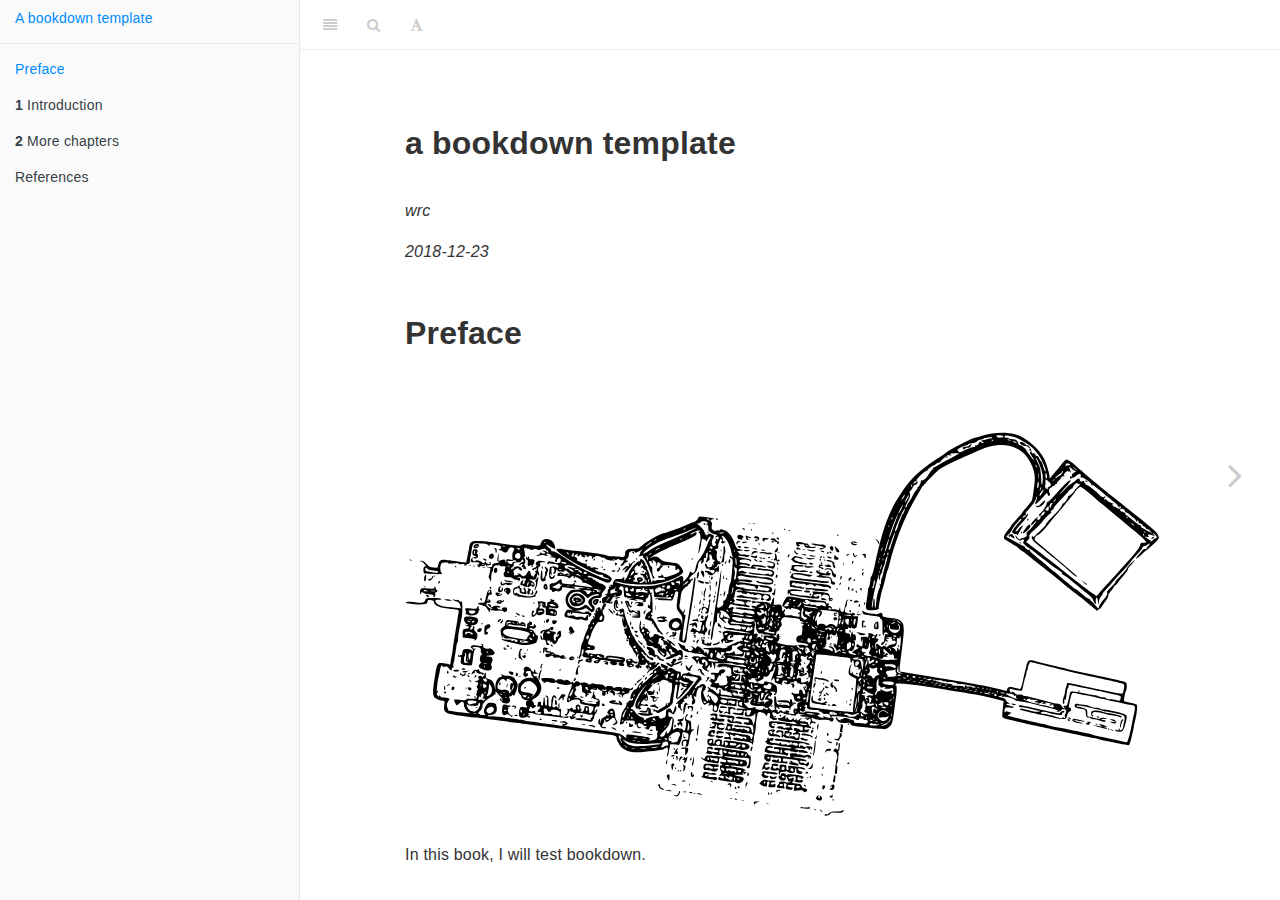
<file: docs/index.html>
<!DOCTYPE html>
<html >

<head>

  <meta charset="UTF-8">
  <meta http-equiv="X-UA-Compatible" content="IE=edge">
  <title>a bookdown template</title>
  <meta name="description" content="a simple gitbook bookdown template.">
  <meta name="generator" content="bookdown  and GitBook 2.6.7">

  <meta property="og:title" content="a bookdown template" />
  <meta property="og:type" content="book" />
  <meta property="og:url" content="https://williamcioffi.github.io/bookdown_template" />
  
  <meta property="og:description" content="a simple gitbook bookdown template." />
  <meta name="github-repo" content="williamcioffi/bookdown_template" />

  <meta name="twitter:card" content="summary" />
  <meta name="twitter:title" content="a bookdown template" />
  
  <meta name="twitter:description" content="a simple gitbook bookdown template." />
  

<meta name="author" content="wrc">


<meta name="date" content="2018-12-23">

  <meta name="viewport" content="width=device-width, initial-scale=1">
  <meta name="apple-mobile-web-app-capable" content="yes">
  <meta name="apple-mobile-web-app-status-bar-style" content="black">
  
  

<link rel="next" href="introduction.html">
<script src="libs/jquery-2.2.3/jquery.min.js"></script>
<link href="libs/gitbook-2.6.7/css/style.css" rel="stylesheet" />
<link href="libs/gitbook-2.6.7/css/plugin-table.css" rel="stylesheet" />
<link href="libs/gitbook-2.6.7/css/plugin-bookdown.css" rel="stylesheet" />
<link href="libs/gitbook-2.6.7/css/plugin-highlight.css" rel="stylesheet" />
<link href="libs/gitbook-2.6.7/css/plugin-search.css" rel="stylesheet" />
<link href="libs/gitbook-2.6.7/css/plugin-fontsettings.css" rel="stylesheet" />










<link rel="stylesheet" href="style.css" type="text/css" />
</head>

<body>



  <div class="book without-animation with-summary font-size-2 font-family-1" data-basepath=".">

    <div class="book-summary">
      <nav role="navigation">

<ul class="summary">
<li><a href="./">A bookdown template</a></li>

<li class="divider"></li>
<li class="chapter" data-level="" data-path="index.html"><a href="index.html"><i class="fa fa-check"></i>Preface</a></li>
<li class="chapter" data-level="1" data-path="introduction.html"><a href="introduction.html"><i class="fa fa-check"></i><b>1</b> Introduction</a></li>
<li class="chapter" data-level="2" data-path="more-chapters.html"><a href="more-chapters.html"><i class="fa fa-check"></i><b>2</b> More chapters</a></li>
<li class="chapter" data-level="" data-path="references.html"><a href="references.html"><i class="fa fa-check"></i>References</a></li>
</ul>

      </nav>
    </div>

    <div class="book-body">
      <div class="body-inner">
        <div class="book-header" role="navigation">
          <h1>
            <i class="fa fa-circle-o-notch fa-spin"></i><a href="./">a bookdown template</a>
          </h1>
        </div>

        <div class="page-wrapper" tabindex="-1" role="main">
          <div class="page-inner">

            <section class="normal" id="section-">
<div id="header">
<h1 class="title">a bookdown template</h1>
<p class="author"><em>wrc</em></p>
<p class="date"><em>2018-12-23</em></p>
</div>
<div id="preface" class="section level1 unnumbered">
<h1>Preface</h1>
<div class="figure">
<img src="fridgebot_bw.svg" />

</div>
<p>In this book, I will test bookdown.</p>

</div>
            </section>

          </div>
        </div>
      </div>

<a href="introduction.html" class="navigation navigation-next navigation-unique" aria-label="Next page"><i class="fa fa-angle-right"></i></a>
    </div>
  </div>
<script src="libs/gitbook-2.6.7/js/app.min.js"></script>
<script src="libs/gitbook-2.6.7/js/lunr.js"></script>
<script src="libs/gitbook-2.6.7/js/plugin-search.js"></script>
<script src="libs/gitbook-2.6.7/js/plugin-sharing.js"></script>
<script src="libs/gitbook-2.6.7/js/plugin-fontsettings.js"></script>
<script src="libs/gitbook-2.6.7/js/plugin-bookdown.js"></script>
<script src="libs/gitbook-2.6.7/js/jquery.highlight.js"></script>
<script>
gitbook.require(["gitbook"], function(gitbook) {
gitbook.start({
"sharing": null,
"fontsettings": {
"theme": "white",
"family": "sans",
"size": 2
},
"edit": {
"link": null,
"text": null
},
"history": {
"link": null,
"text": null
},
"download": null,
"toc": {
"collapse": "subsection"
}
});
});
</script>

</body>

</html>
</file>
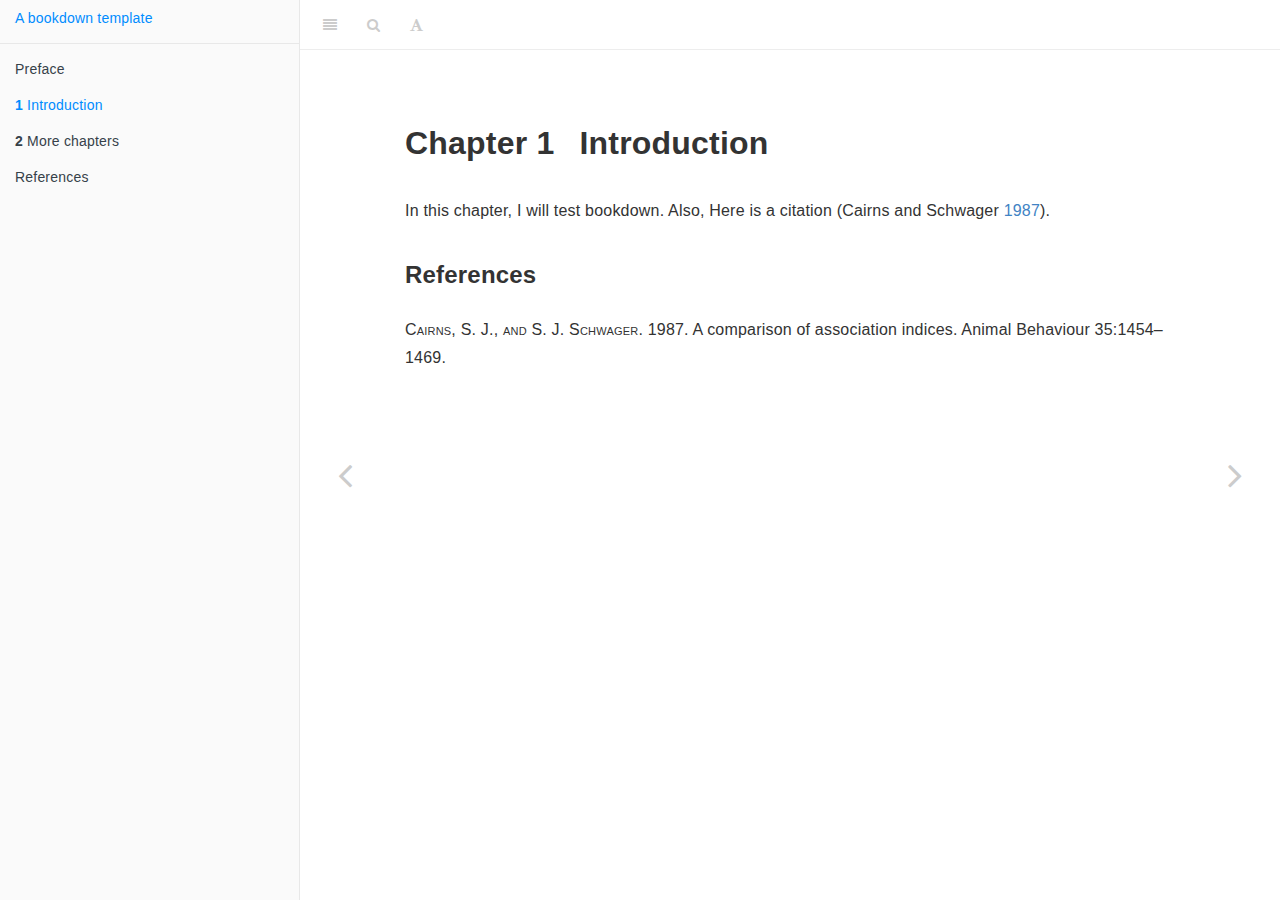
<file: docs/introduction.html>
<!DOCTYPE html>
<html >

<head>

  <meta charset="UTF-8">
  <meta http-equiv="X-UA-Compatible" content="IE=edge">
  <title>Chapter 1 Introduction | a bookdown template</title>
  <meta name="description" content="a simple gitbook bookdown template.">
  <meta name="generator" content="bookdown  and GitBook 2.6.7">

  <meta property="og:title" content="Chapter 1 Introduction | a bookdown template" />
  <meta property="og:type" content="book" />
  <meta property="og:url" content="https://williamcioffi.github.io/bookdown_template" />
  
  <meta property="og:description" content="a simple gitbook bookdown template." />
  <meta name="github-repo" content="williamcioffi/bookdown_template" />

  <meta name="twitter:card" content="summary" />
  <meta name="twitter:title" content="Chapter 1 Introduction | a bookdown template" />
  
  <meta name="twitter:description" content="a simple gitbook bookdown template." />
  

<meta name="author" content="wrc">


<meta name="date" content="2018-12-23">

  <meta name="viewport" content="width=device-width, initial-scale=1">
  <meta name="apple-mobile-web-app-capable" content="yes">
  <meta name="apple-mobile-web-app-status-bar-style" content="black">
  
  
<link rel="prev" href="index.html">
<link rel="next" href="more-chapters.html">
<script src="libs/jquery-2.2.3/jquery.min.js"></script>
<link href="libs/gitbook-2.6.7/css/style.css" rel="stylesheet" />
<link href="libs/gitbook-2.6.7/css/plugin-table.css" rel="stylesheet" />
<link href="libs/gitbook-2.6.7/css/plugin-bookdown.css" rel="stylesheet" />
<link href="libs/gitbook-2.6.7/css/plugin-highlight.css" rel="stylesheet" />
<link href="libs/gitbook-2.6.7/css/plugin-search.css" rel="stylesheet" />
<link href="libs/gitbook-2.6.7/css/plugin-fontsettings.css" rel="stylesheet" />










<link rel="stylesheet" href="style.css" type="text/css" />
</head>

<body>



  <div class="book without-animation with-summary font-size-2 font-family-1" data-basepath=".">

    <div class="book-summary">
      <nav role="navigation">

<ul class="summary">
<li><a href="./">A bookdown template</a></li>

<li class="divider"></li>
<li class="chapter" data-level="" data-path="index.html"><a href="index.html"><i class="fa fa-check"></i>Preface</a></li>
<li class="chapter" data-level="1" data-path="introduction.html"><a href="introduction.html"><i class="fa fa-check"></i><b>1</b> Introduction</a></li>
<li class="chapter" data-level="2" data-path="more-chapters.html"><a href="more-chapters.html"><i class="fa fa-check"></i><b>2</b> More chapters</a></li>
<li class="chapter" data-level="" data-path="references.html"><a href="references.html"><i class="fa fa-check"></i>References</a></li>
</ul>

      </nav>
    </div>

    <div class="book-body">
      <div class="body-inner">
        <div class="book-header" role="navigation">
          <h1>
            <i class="fa fa-circle-o-notch fa-spin"></i><a href="./">a bookdown template</a>
          </h1>
        </div>

        <div class="page-wrapper" tabindex="-1" role="main">
          <div class="page-inner">

            <section class="normal" id="section-">
<div id="introduction" class="section level1">
<h1><span class="header-section-number">Chapter 1</span> Introduction</h1>
<p>In this chapter, I will test bookdown. Also, Here is a citation <span class="citation">(Cairns and Schwager <a href="#ref-cairns_schwager1987">1987</a>)</span>.</p>

</div>
<h3>References</h3>
<div id="refs" class="references">
<div id="ref-cairns_schwager1987">
<p><span style="font-variant: small-caps;">Cairns, S. J., and S. J. Schwager</span>. 1987. A comparison of association indices. Animal Behaviour 35:1454–1469.</p>
</div>
</div>
            </section>

          </div>
        </div>
      </div>
<a href="index.html" class="navigation navigation-prev " aria-label="Previous page"><i class="fa fa-angle-left"></i></a>
<a href="more-chapters.html" class="navigation navigation-next " aria-label="Next page"><i class="fa fa-angle-right"></i></a>
    </div>
  </div>
<script src="libs/gitbook-2.6.7/js/app.min.js"></script>
<script src="libs/gitbook-2.6.7/js/lunr.js"></script>
<script src="libs/gitbook-2.6.7/js/plugin-search.js"></script>
<script src="libs/gitbook-2.6.7/js/plugin-sharing.js"></script>
<script src="libs/gitbook-2.6.7/js/plugin-fontsettings.js"></script>
<script src="libs/gitbook-2.6.7/js/plugin-bookdown.js"></script>
<script src="libs/gitbook-2.6.7/js/jquery.highlight.js"></script>
<script>
gitbook.require(["gitbook"], function(gitbook) {
gitbook.start({
"sharing": null,
"fontsettings": {
"theme": "white",
"family": "sans",
"size": 2
},
"edit": {
"link": null,
"text": null
},
"history": {
"link": null,
"text": null
},
"download": null,
"toc": {
"collapse": "subsection"
}
});
});
</script>

</body>

</html>
</file>
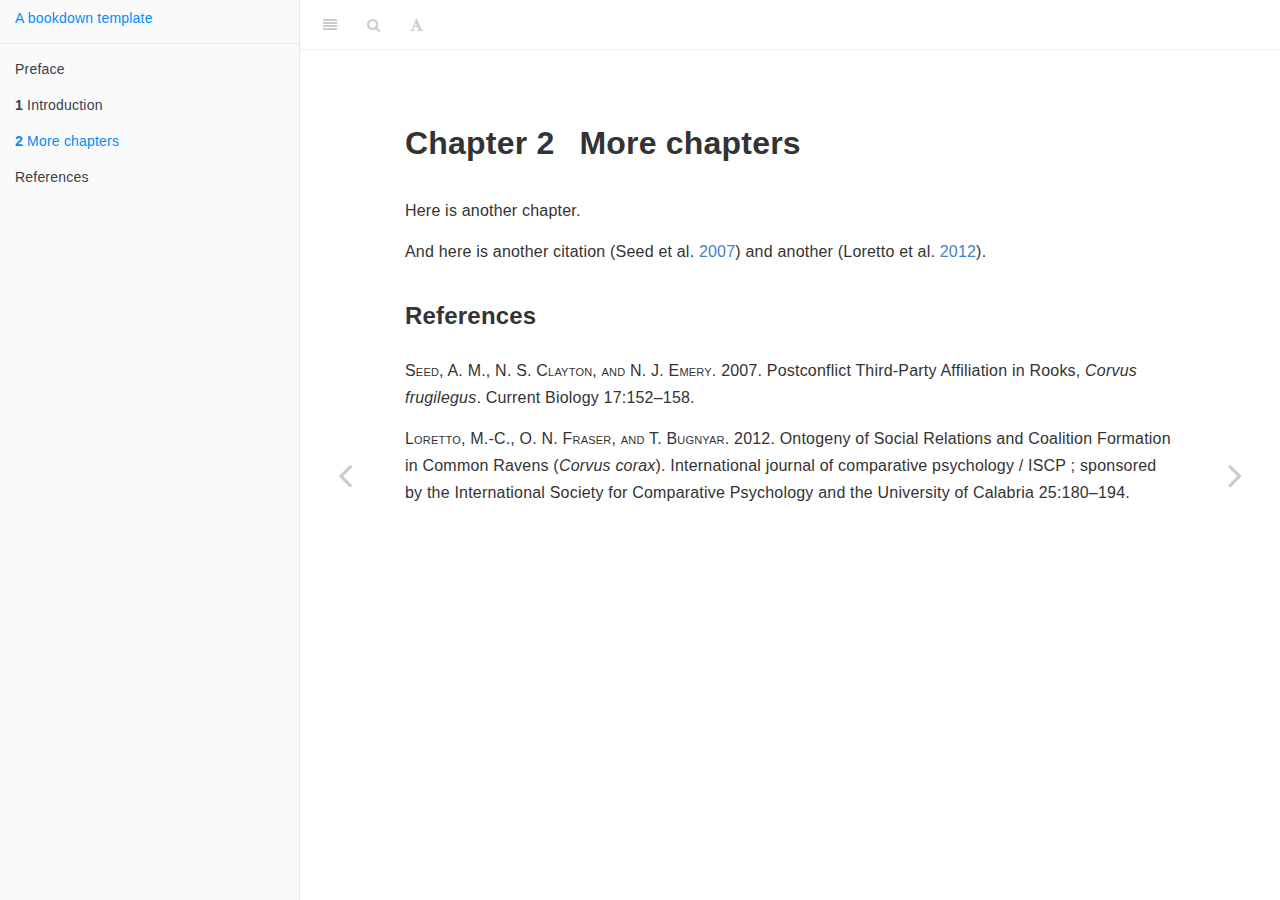
<file: docs/more-chapters.html>
<!DOCTYPE html>
<html >

<head>

  <meta charset="UTF-8">
  <meta http-equiv="X-UA-Compatible" content="IE=edge">
  <title>Chapter 2 More chapters | a bookdown template</title>
  <meta name="description" content="a simple gitbook bookdown template.">
  <meta name="generator" content="bookdown  and GitBook 2.6.7">

  <meta property="og:title" content="Chapter 2 More chapters | a bookdown template" />
  <meta property="og:type" content="book" />
  <meta property="og:url" content="https://williamcioffi.github.io/bookdown_template" />
  
  <meta property="og:description" content="a simple gitbook bookdown template." />
  <meta name="github-repo" content="williamcioffi/bookdown_template" />

  <meta name="twitter:card" content="summary" />
  <meta name="twitter:title" content="Chapter 2 More chapters | a bookdown template" />
  
  <meta name="twitter:description" content="a simple gitbook bookdown template." />
  

<meta name="author" content="wrc">


<meta name="date" content="2018-12-23">

  <meta name="viewport" content="width=device-width, initial-scale=1">
  <meta name="apple-mobile-web-app-capable" content="yes">
  <meta name="apple-mobile-web-app-status-bar-style" content="black">
  
  
<link rel="prev" href="introduction.html">
<link rel="next" href="references.html">
<script src="libs/jquery-2.2.3/jquery.min.js"></script>
<link href="libs/gitbook-2.6.7/css/style.css" rel="stylesheet" />
<link href="libs/gitbook-2.6.7/css/plugin-table.css" rel="stylesheet" />
<link href="libs/gitbook-2.6.7/css/plugin-bookdown.css" rel="stylesheet" />
<link href="libs/gitbook-2.6.7/css/plugin-highlight.css" rel="stylesheet" />
<link href="libs/gitbook-2.6.7/css/plugin-search.css" rel="stylesheet" />
<link href="libs/gitbook-2.6.7/css/plugin-fontsettings.css" rel="stylesheet" />










<link rel="stylesheet" href="style.css" type="text/css" />
</head>

<body>



  <div class="book without-animation with-summary font-size-2 font-family-1" data-basepath=".">

    <div class="book-summary">
      <nav role="navigation">

<ul class="summary">
<li><a href="./">A bookdown template</a></li>

<li class="divider"></li>
<li class="chapter" data-level="" data-path="index.html"><a href="index.html"><i class="fa fa-check"></i>Preface</a></li>
<li class="chapter" data-level="1" data-path="introduction.html"><a href="introduction.html"><i class="fa fa-check"></i><b>1</b> Introduction</a></li>
<li class="chapter" data-level="2" data-path="more-chapters.html"><a href="more-chapters.html"><i class="fa fa-check"></i><b>2</b> More chapters</a></li>
<li class="chapter" data-level="" data-path="references.html"><a href="references.html"><i class="fa fa-check"></i>References</a></li>
</ul>

      </nav>
    </div>

    <div class="book-body">
      <div class="body-inner">
        <div class="book-header" role="navigation">
          <h1>
            <i class="fa fa-circle-o-notch fa-spin"></i><a href="./">a bookdown template</a>
          </h1>
        </div>

        <div class="page-wrapper" tabindex="-1" role="main">
          <div class="page-inner">

            <section class="normal" id="section-">
<div id="more-chapters" class="section level1">
<h1><span class="header-section-number">Chapter 2</span> More chapters</h1>
<p>Here is another chapter.</p>
<p>And here is another citation <span class="citation">(Seed et al. <a href="#ref-seed2007">2007</a>)</span> and another <span class="citation">(Loretto et al. <a href="#ref-loretto2012">2012</a>)</span>.</p>

</div>
<h3>References</h3>
<div id="refs" class="references">
<div id="ref-seed2007">
<p><span style="font-variant: small-caps;">Seed, A. M., N. S. Clayton, and N. J. Emery</span>. 2007. Postconflict Third-Party Affiliation in Rooks, <em>Corvus frugilegus</em>. Current Biology 17:152–158.</p>
</div>
<div id="ref-loretto2012">
<p><span style="font-variant: small-caps;">Loretto, M.-C., O. N. Fraser, and T. Bugnyar</span>. 2012. Ontogeny of Social Relations and Coalition Formation in Common Ravens (<em>Corvus corax</em>). International journal of comparative psychology / ISCP ; sponsored by the International Society for Comparative Psychology and the University of Calabria 25:180–194.</p>
</div>
</div>
            </section>

          </div>
        </div>
      </div>
<a href="introduction.html" class="navigation navigation-prev " aria-label="Previous page"><i class="fa fa-angle-left"></i></a>
<a href="references.html" class="navigation navigation-next " aria-label="Next page"><i class="fa fa-angle-right"></i></a>
    </div>
  </div>
<script src="libs/gitbook-2.6.7/js/app.min.js"></script>
<script src="libs/gitbook-2.6.7/js/lunr.js"></script>
<script src="libs/gitbook-2.6.7/js/plugin-search.js"></script>
<script src="libs/gitbook-2.6.7/js/plugin-sharing.js"></script>
<script src="libs/gitbook-2.6.7/js/plugin-fontsettings.js"></script>
<script src="libs/gitbook-2.6.7/js/plugin-bookdown.js"></script>
<script src="libs/gitbook-2.6.7/js/jquery.highlight.js"></script>
<script>
gitbook.require(["gitbook"], function(gitbook) {
gitbook.start({
"sharing": null,
"fontsettings": {
"theme": "white",
"family": "sans",
"size": 2
},
"edit": {
"link": null,
"text": null
},
"history": {
"link": null,
"text": null
},
"download": null,
"toc": {
"collapse": "subsection"
}
});
});
</script>

</body>

</html>
</file>
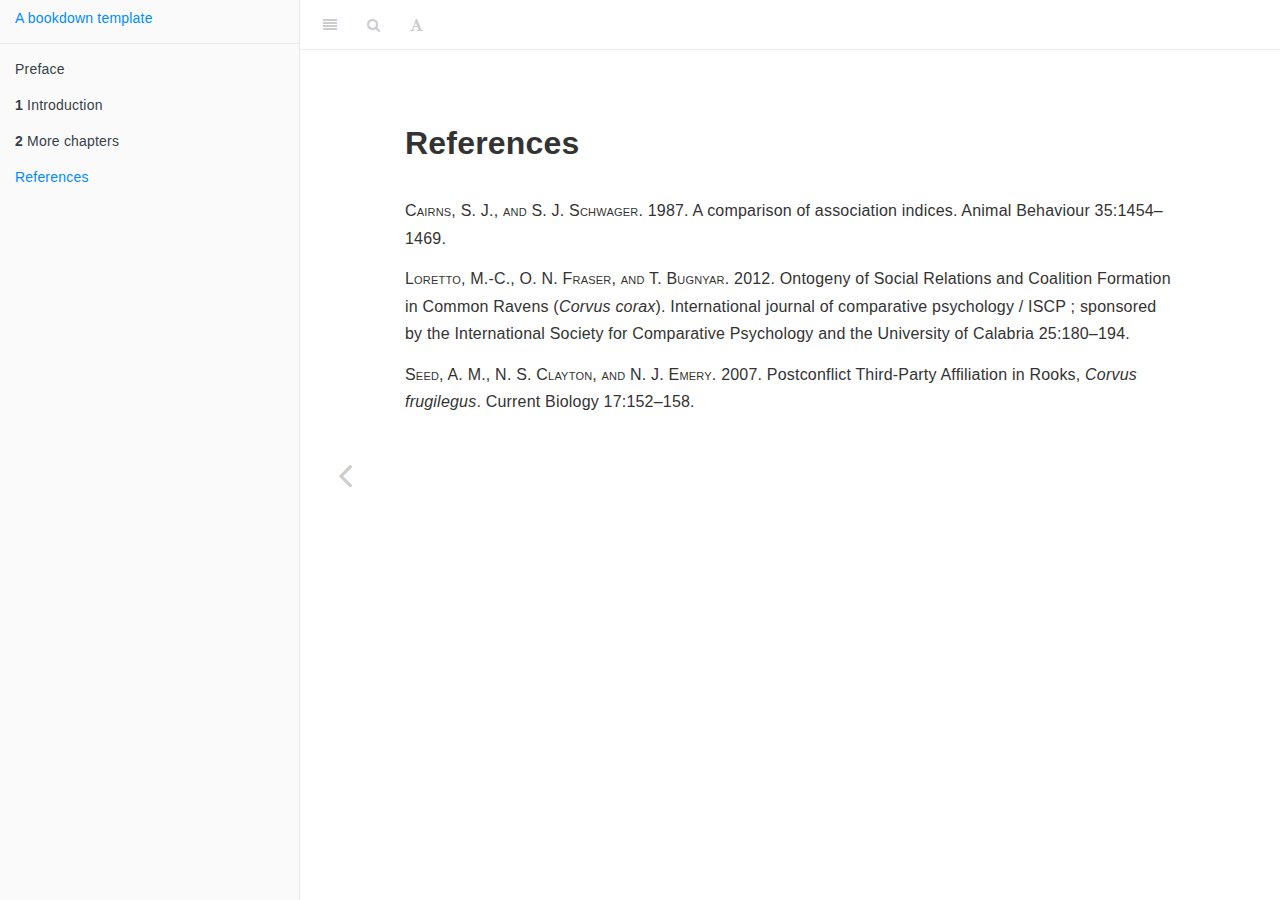
<file: docs/references.html>
<!DOCTYPE html>
<html >

<head>

  <meta charset="UTF-8">
  <meta http-equiv="X-UA-Compatible" content="IE=edge">
  <title>References | a bookdown template</title>
  <meta name="description" content="a simple gitbook bookdown template.">
  <meta name="generator" content="bookdown  and GitBook 2.6.7">

  <meta property="og:title" content="References | a bookdown template" />
  <meta property="og:type" content="book" />
  <meta property="og:url" content="https://williamcioffi.github.io/bookdown_template" />
  
  <meta property="og:description" content="a simple gitbook bookdown template." />
  <meta name="github-repo" content="williamcioffi/bookdown_template" />

  <meta name="twitter:card" content="summary" />
  <meta name="twitter:title" content="References | a bookdown template" />
  
  <meta name="twitter:description" content="a simple gitbook bookdown template." />
  

<meta name="author" content="wrc">


<meta name="date" content="2018-12-23">

  <meta name="viewport" content="width=device-width, initial-scale=1">
  <meta name="apple-mobile-web-app-capable" content="yes">
  <meta name="apple-mobile-web-app-status-bar-style" content="black">
  
  
<link rel="prev" href="more-chapters.html">

<script src="libs/jquery-2.2.3/jquery.min.js"></script>
<link href="libs/gitbook-2.6.7/css/style.css" rel="stylesheet" />
<link href="libs/gitbook-2.6.7/css/plugin-table.css" rel="stylesheet" />
<link href="libs/gitbook-2.6.7/css/plugin-bookdown.css" rel="stylesheet" />
<link href="libs/gitbook-2.6.7/css/plugin-highlight.css" rel="stylesheet" />
<link href="libs/gitbook-2.6.7/css/plugin-search.css" rel="stylesheet" />
<link href="libs/gitbook-2.6.7/css/plugin-fontsettings.css" rel="stylesheet" />










<link rel="stylesheet" href="style.css" type="text/css" />
</head>

<body>



  <div class="book without-animation with-summary font-size-2 font-family-1" data-basepath=".">

    <div class="book-summary">
      <nav role="navigation">

<ul class="summary">
<li><a href="./">A bookdown template</a></li>

<li class="divider"></li>
<li class="chapter" data-level="" data-path="index.html"><a href="index.html"><i class="fa fa-check"></i>Preface</a></li>
<li class="chapter" data-level="1" data-path="introduction.html"><a href="introduction.html"><i class="fa fa-check"></i><b>1</b> Introduction</a></li>
<li class="chapter" data-level="2" data-path="more-chapters.html"><a href="more-chapters.html"><i class="fa fa-check"></i><b>2</b> More chapters</a></li>
<li class="chapter" data-level="" data-path="references.html"><a href="references.html"><i class="fa fa-check"></i>References</a></li>
</ul>

      </nav>
    </div>

    <div class="book-body">
      <div class="body-inner">
        <div class="book-header" role="navigation">
          <h1>
            <i class="fa fa-circle-o-notch fa-spin"></i><a href="./">a bookdown template</a>
          </h1>
        </div>

        <div class="page-wrapper" tabindex="-1" role="main">
          <div class="page-inner">

            <section class="normal" id="section-">
<div id="references" class="section level1 unnumbered">
<h1>References</h1>

<div id="refs" class="references">
<div>
<p><span style="font-variant: small-caps;">Cairns, S. J., and S. J. Schwager</span>. 1987. A comparison of association indices. Animal Behaviour 35:1454–1469.</p>
</div>
<div>
<p><span style="font-variant: small-caps;">Loretto, M.-C., O. N. Fraser, and T. Bugnyar</span>. 2012. Ontogeny of Social Relations and Coalition Formation in Common Ravens (<em>Corvus corax</em>). International journal of comparative psychology / ISCP ; sponsored by the International Society for Comparative Psychology and the University of Calabria 25:180–194.</p>
</div>
<div>
<p><span style="font-variant: small-caps;">Seed, A. M., N. S. Clayton, and N. J. Emery</span>. 2007. Postconflict Third-Party Affiliation in Rooks, <em>Corvus frugilegus</em>. Current Biology 17:152–158.</p>
</div>
</div>
</div>
            </section>

          </div>
        </div>
      </div>
<a href="more-chapters.html" class="navigation navigation-prev navigation-unique" aria-label="Previous page"><i class="fa fa-angle-left"></i></a>

    </div>
  </div>
<script src="libs/gitbook-2.6.7/js/app.min.js"></script>
<script src="libs/gitbook-2.6.7/js/lunr.js"></script>
<script src="libs/gitbook-2.6.7/js/plugin-search.js"></script>
<script src="libs/gitbook-2.6.7/js/plugin-sharing.js"></script>
<script src="libs/gitbook-2.6.7/js/plugin-fontsettings.js"></script>
<script src="libs/gitbook-2.6.7/js/plugin-bookdown.js"></script>
<script src="libs/gitbook-2.6.7/js/jquery.highlight.js"></script>
<script>
gitbook.require(["gitbook"], function(gitbook) {
gitbook.start({
"sharing": null,
"fontsettings": {
"theme": "white",
"family": "sans",
"size": 2
},
"edit": {
"link": null,
"text": null
},
"history": {
"link": null,
"text": null
},
"download": null,
"toc": {
"collapse": "subsection"
}
});
});
</script>

</body>

</html>
</file>
<file: docs/libs/gitbook-2.6.7/css/plugin-table.css>
.book .book-body .page-wrapper .page-inner section.normal table{display:table;width:100%;border-collapse:collapse;border-spacing:0;overflow:auto}.book .book-body .page-wrapper .page-inner section.normal table td,.book .book-body .page-wrapper .page-inner section.normal table th{padding:6px 13px;border:1px solid #ddd}.book .book-body .page-wrapper .page-inner section.normal table tr{background-color:#fff;border-top:1px solid #ccc}.book .book-body .page-wrapper .page-inner section.normal table tr:nth-child(2n){background-color:#f8f8f8}.book .book-body .page-wrapper .page-inner section.normal table th{font-weight:700}
</file>
<file: docs/libs/gitbook-2.6.7/css/plugin-bookdown.css>
.book .book-header h1 {
  padding-left: 20px;
  padding-right: 20px;
}
.book .book-header.fixed {
  position: fixed;
  right: 0;
  top: 0;
  left: 0;
  border-bottom: 1px solid rgba(0,0,0,.07);
}
span.search-highlight {
  background-color: #ffff88;
}
@media (min-width: 600px) {
  .book.with-summary .book-header.fixed {
    left: 300px;
  }
}
@media (max-width: 1240px) {
  .book .book-body.fixed {
    top: 50px;
  }
  .book .book-body.fixed .body-inner {
    top: auto;
  }
}
@media (max-width: 600px) {
  .book.with-summary .book-header.fixed {
    left: calc(100% - 60px);
    min-width: 300px;
  }
  .book.with-summary .book-body {
    transform: none;
    left: calc(100% - 60px);
    min-width: 300px;
  }
  .book .book-body.fixed {
    top: 0;
  }
}

.book .book-body.fixed .body-inner {
  top: 50px;
}
.book .book-body .page-wrapper .page-inner section.normal sub, .book .book-body .page-wrapper .page-inner section.normal sup {
  font-size: 85%;
}

@media print {
  .book .book-summary, .book .book-body .book-header, .fa {
    display: none !important;
  }
  .book .book-body.fixed {
    left: 0px;
  }
  .book .book-body,.book .book-body .body-inner, .book.with-summary {
    overflow: visible !important;
  }
}
.kable_wrapper {
  border-spacing: 20px 0;
  border-collapse: separate;
  border: none;
  margin: auto;
}
.kable_wrapper > tbody > tr > td {
  vertical-align: top;
}
.book .book-body .page-wrapper .page-inner section.normal table tr.header {
  border-top-width: 2px;
}
.book .book-body .page-wrapper .page-inner section.normal table tr:last-child td {
  border-bottom-width: 2px;
}
.book .book-body .page-wrapper .page-inner section.normal table td, .book .book-body .page-wrapper .page-inner section.normal table th {
  border-left: none;
  border-right: none;
}
.book .book-body .page-wrapper .page-inner section.normal table.kable_wrapper > tbody > tr, .book .book-body .page-wrapper .page-inner section.normal table.kable_wrapper > tbody > tr > td {
  border-top: none;
}
.book .book-body .page-wrapper .page-inner section.normal table.kable_wrapper > tbody > tr:last-child > td {
    border-bottom: none;
}

div.theorem, div.lemma, div.corollary, div.proposition, div.conjecture {
  font-style: italic;
}
span.theorem, span.lemma, span.corollary, span.proposition, span.conjecture {
  font-style: normal;
}
div.proof:after {
  content: "\25a2";
  float: right;
}
.header-section-number {
  padding-right: .5em;
}
</file>
<file: docs/libs/gitbook-2.6.7/css/plugin-highlight.css>
.book .book-body .page-wrapper .page-inner section.normal pre,
.book .book-body .page-wrapper .page-inner section.normal code {
  /* http://jmblog.github.com/color-themes-for-google-code-highlightjs */
  /* Tomorrow Comment */
  /* Tomorrow Red */
  /* Tomorrow Orange */
  /* Tomorrow Yellow */
  /* Tomorrow Green */
  /* Tomorrow Aqua */
  /* Tomorrow Blue */
  /* Tomorrow Purple */
}
.book .book-body .page-wrapper .page-inner section.normal pre .hljs-comment,
.book .book-body .page-wrapper .page-inner section.normal code .hljs-comment,
.book .book-body .page-wrapper .page-inner section.normal pre .hljs-title,
.book .book-body .page-wrapper .page-inner section.normal code .hljs-title {
  color: #8e908c;
}
.book .book-body .page-wrapper .page-inner section.normal pre .hljs-variable,
.book .book-body .page-wrapper .page-inner section.normal code .hljs-variable,
.book .book-body .page-wrapper .page-inner section.normal pre .hljs-attribute,
.book .book-body .page-wrapper .page-inner section.normal code .hljs-attribute,
.book .book-body .page-wrapper .page-inner section.normal pre .hljs-tag,
.book .book-body .page-wrapper .page-inner section.normal code .hljs-tag,
.book .book-body .page-wrapper .page-inner section.normal pre .hljs-regexp,
.book .book-body .page-wrapper .page-inner section.normal code .hljs-regexp,
.book .book-body .page-wrapper .page-inner section.normal pre .ruby .hljs-constant,
.book .book-body .page-wrapper .page-inner section.normal code .ruby .hljs-constant,
.book .book-body .page-wrapper .page-inner section.normal pre .xml .hljs-tag .hljs-title,
.book .book-body .page-wrapper .page-inner section.normal code .xml .hljs-tag .hljs-title,
.book .book-body .page-wrapper .page-inner section.normal pre .xml .hljs-pi,
.book .book-body .page-wrapper .page-inner section.normal code .xml .hljs-pi,
.book .book-body .page-wrapper .page-inner section.normal pre .xml .hljs-doctype,
.book .book-body .page-wrapper .page-inner section.normal code .xml .hljs-doctype,
.book .book-body .page-wrapper .page-inner section.normal pre .html .hljs-doctype,
.book .book-body .page-wrapper .page-inner section.normal code .html .hljs-doctype,
.book .book-body .page-wrapper .page-inner section.normal pre .css .hljs-id,
.book .book-body .page-wrapper .page-inner section.normal code .css .hljs-id,
.book .book-body .page-wrapper .page-inner section.normal pre .css .hljs-class,
.book .book-body .page-wrapper .page-inner section.normal code .css .hljs-class,
.book .book-body .page-wrapper .page-inner section.normal pre .css .hljs-pseudo,
.book .book-body .page-wrapper .page-inner section.normal code .css .hljs-pseudo {
  color: #c82829;
}
.book .book-body .page-wrapper .page-inner section.normal pre .hljs-number,
.book .book-body .page-wrapper .page-inner section.normal code .hljs-number,
.book .book-body .page-wrapper .page-inner section.normal pre .hljs-preprocessor,
.book .book-body .page-wrapper .page-inner section.normal code .hljs-preprocessor,
.book .book-body .page-wrapper .page-inner section.normal pre .hljs-pragma,
.book .book-body .page-wrapper .page-inner section.normal code .hljs-pragma,
.book .book-body .page-wrapper .page-inner section.normal pre .hljs-built_in,
.book .book-body .page-wrapper .page-inner section.normal code .hljs-built_in,
.book .book-body .page-wrapper .page-inner section.normal pre .hljs-literal,
.book .book-body .page-wrapper .page-inner section.normal code .hljs-literal,
.book .book-body .page-wrapper .page-inner section.normal pre .hljs-params,
.book .book-body .page-wrapper .page-inner section.normal code .hljs-params,
.book .book-body .page-wrapper .page-inner section.normal pre .hljs-constant,
.book .book-body .page-wrapper .page-inner section.normal code .hljs-constant {
  color: #f5871f;
}
.book .book-body .page-wrapper .page-inner section.normal pre .ruby .hljs-class .hljs-title,
.book .book-body .page-wrapper .page-inner section.normal code .ruby .hljs-class .hljs-title,
.book .book-body .page-wrapper .page-inner section.normal pre .css .hljs-rules .hljs-attribute,
.book .book-body .page-wrapper .page-inner section.normal code .css .hljs-rules .hljs-attribute {
  color: #eab700;
}
.book .book-body .page-wrapper .page-inner section.normal pre .hljs-string,
.book .book-body .page-wrapper .page-inner section.normal code .hljs-string,
.book .book-body .page-wrapper .page-inner section.normal pre .hljs-value,
.book .book-body .page-wrapper .page-inner section.normal code .hljs-value,
.book .book-body .page-wrapper .page-inner section.normal pre .hljs-inheritance,
.book .book-body .page-wrapper .page-inner section.normal code .hljs-inheritance,
.book .book-body .page-wrapper .page-inner section.normal pre .hljs-header,
.book .book-body .page-wrapper .page-inner section.normal code .hljs-header,
.book .book-body .page-wrapper .page-inner section.normal pre .ruby .hljs-symbol,
.book .book-body .page-wrapper .page-inner section.normal code .ruby .hljs-symbol,
.book .book-body .page-wrapper .page-inner section.normal pre .xml .hljs-cdata,
.book .book-body .page-wrapper .page-inner section.normal code .xml .hljs-cdata {
  color: #718c00;
}
.book .book-body .page-wrapper .page-inner section.normal pre .css .hljs-hexcolor,
.book .book-body .page-wrapper .page-inner section.normal code .css .hljs-hexcolor {
  color: #3e999f;
}
.book .book-body .page-wrapper .page-inner section.normal pre .hljs-function,
.book .book-body .page-wrapper .page-inner section.normal code .hljs-function,
.book .book-body .page-wrapper .page-inner section.normal pre .python .hljs-decorator,
.book .book-body .page-wrapper .page-inner section.normal code .python .hljs-decorator,
.book .book-body .page-wrapper .page-inner section.normal pre .python .hljs-title,
.book .book-body .page-wrapper .page-inner section.normal code .python .hljs-title,
.book .book-body .page-wrapper .page-inner section.normal pre .ruby .hljs-function .hljs-title,
.book .book-body .page-wrapper .page-inner section.normal code .ruby .hljs-function .hljs-title,
.book .book-body .page-wrapper .page-inner section.normal pre .ruby .hljs-title .hljs-keyword,
.book .book-body .page-wrapper .page-inner section.normal code .ruby .hljs-title .hljs-keyword,
.book .book-body .page-wrapper .page-inner section.normal pre .perl .hljs-sub,
.book .book-body .page-wrapper .page-inner section.normal code .perl .hljs-sub,
.book .book-body .page-wrapper .page-inner section.normal pre .javascript .hljs-title,
.book .book-body .page-wrapper .page-inner section.normal code .javascript .hljs-title,
.book .book-body .page-wrapper .page-inner section.normal pre .coffeescript .hljs-title,
.book .book-body .page-wrapper .page-inner section.normal code .coffeescript .hljs-title {
  color: #4271ae;
}
.book .book-body .page-wrapper .page-inner section.normal pre .hljs-keyword,
.book .book-body .page-wrapper .page-inner section.normal code .hljs-keyword,
.book .book-body .page-wrapper .page-inner section.normal pre .javascript .hljs-function,
.book .book-body .page-wrapper .page-inner section.normal code .javascript .hljs-function {
  color: #8959a8;
}
.book .book-body .page-wrapper .page-inner section.normal pre .hljs,
.book .book-body .page-wrapper .page-inner section.normal code .hljs {
  display: block;
  background: white;
  color: #4d4d4c;
  padding: 0.5em;
}
.book .book-body .page-wrapper .page-inner section.normal pre .coffeescript .javascript,
.book .book-body .page-wrapper .page-inner section.normal code .coffeescript .javascript,
.book .book-body .page-wrapper .page-inner section.normal pre .javascript .xml,
.book .book-body .page-wrapper .page-inner section.normal code .javascript .xml,
.book .book-body .page-wrapper .page-inner section.normal pre .tex .hljs-formula,
.book .book-body .page-wrapper .page-inner section.normal code .tex .hljs-formula,
.book .book-body .page-wrapper .page-inner section.normal pre .xml .javascript,
.book .book-body .page-wrapper .page-inner section.normal code .xml .javascript,
.book .book-body .page-wrapper .page-inner section.normal pre .xml .vbscript,
.book .book-body .page-wrapper .page-inner section.normal code .xml .vbscript,
.book .book-body .page-wrapper .page-inner section.normal pre .xml .css,
.book .book-body .page-wrapper .page-inner section.normal code .xml .css,
.book .book-body .page-wrapper .page-inner section.normal pre .xml .hljs-cdata,
.book .book-body .page-wrapper .page-inner section.normal code .xml .hljs-cdata {
  opacity: 0.5;
}
.book.color-theme-1 .book-body .page-wrapper .page-inner section.normal pre,
.book.color-theme-1 .book-body .page-wrapper .page-inner section.normal code {
  /*

Orginal Style from ethanschoonover.com/solarized (c) Jeremy Hull <sourdrums@gmail.com>

*/
  /* Solarized Green */
  /* Solarized Cyan */
  /* Solarized Blue */
  /* Solarized Yellow */
  /* Solarized Orange */
  /* Solarized Red */
  /* Solarized Violet */
}
.book.color-theme-1 .book-body .page-wrapper .page-inner section.normal pre .hljs,
.book.color-theme-1 .book-body .page-wrapper .page-inner section.normal code .hljs {
  display: block;
  padding: 0.5em;
  background: #fdf6e3;
  color: #657b83;
}
.book.color-theme-1 .book-body .page-wrapper .page-inner section.normal pre .hljs-comment,
.book.color-theme-1 .book-body .page-wrapper .page-inner section.normal code .hljs-comment,
.book.color-theme-1 .book-body .page-wrapper .page-inner section.normal pre .hljs-template_comment,
.book.color-theme-1 .book-body .page-wrapper .page-inner section.normal code .hljs-template_comment,
.book.color-theme-1 .book-body .page-wrapper .page-inner section.normal pre .diff .hljs-header,
.book.color-theme-1 .book-body .page-wrapper .page-inner section.normal code .diff .hljs-header,
.book.color-theme-1 .book-body .page-wrapper .page-inner section.normal pre .hljs-doctype,
.book.color-theme-1 .book-body .page-wrapper .page-inner section.normal code .hljs-doctype,
.book.color-theme-1 .book-body .page-wrapper .page-inner section.normal pre .hljs-pi,
.book.color-theme-1 .book-body .page-wrapper .page-inner section.normal code .hljs-pi,
.book.color-theme-1 .book-body .page-wrapper .page-inner section.normal pre .lisp .hljs-string,
.book.color-theme-1 .book-body .page-wrapper .page-inner section.normal code .lisp .hljs-string,
.book.color-theme-1 .book-body .page-wrapper .page-inner section.normal pre .hljs-javadoc,
.book.color-theme-1 .book-body .page-wrapper .page-inner section.normal code .hljs-javadoc {
  color: #93a1a1;
}
.book.color-theme-1 .book-body .page-wrapper .page-inner section.normal pre .hljs-keyword,
.book.color-theme-1 .book-body .page-wrapper .page-inner section.normal code .hljs-keyword,
.book.color-theme-1 .book-body .page-wrapper .page-inner section.normal pre .hljs-winutils,
.book.color-theme-1 .book-body .page-wrapper .page-inner section.normal code .hljs-winutils,
.book.color-theme-1 .book-body .page-wrapper .page-inner section.normal pre .method,
.book.color-theme-1 .book-body .page-wrapper .page-inner section.normal code .method,
.book.color-theme-1 .book-body .page-wrapper .page-inner section.normal pre .hljs-addition,
.book.color-theme-1 .book-body .page-wrapper .page-inner section.normal code .hljs-addition,
.book.color-theme-1 .book-body .page-wrapper .page-inner section.normal pre .css .hljs-tag,
.book.color-theme-1 .book-body .page-wrapper .page-inner section.normal code .css .hljs-tag,
.book.color-theme-1 .book-body .page-wrapper .page-inner section.normal pre .hljs-request,
.book.color-theme-1 .book-body .page-wrapper .page-inner section.normal code .hljs-request,
.book.color-theme-1 .book-body .page-wrapper .page-inner section.normal pre .hljs-status,
.book.color-theme-1 .book-body .page-wrapper .page-inner section.normal code .hljs-status,
.book.color-theme-1 .book-body .page-wrapper .page-inner section.normal pre .nginx .hljs-title,
.book.color-theme-1 .book-body .page-wrapper .page-inner section.normal code .nginx .hljs-title {
  color: #859900;
}
.book.color-theme-1 .book-body .page-wrapper .page-inner section.normal pre .hljs-number,
.book.color-theme-1 .book-body .page-wrapper .page-inner section.normal code .hljs-number,
.book.color-theme-1 .book-body .page-wrapper .page-inner section.normal pre .hljs-command,
.book.color-theme-1 .book-body .page-wrapper .page-inner section.normal code .hljs-command,
.book.color-theme-1 .book-body .page-wrapper .page-inner section.normal pre .hljs-string,
.book.color-theme-1 .book-body .page-wrapper .page-inner section.normal code .hljs-string,
.book.color-theme-1 .book-body .page-wrapper .page-inner section.normal pre .hljs-tag .hljs-value,
.book.color-theme-1 .book-body .page-wrapper .page-inner section.normal code .hljs-tag .hljs-value,
.book.color-theme-1 .book-body .page-wrapper .page-inner section.normal pre .hljs-rules .hljs-value,
.book.color-theme-1 .book-body .page-wrapper .page-inner section.normal code .hljs-rules .hljs-value,
.book.color-theme-1 .book-body .page-wrapper .page-inner section.normal pre .hljs-phpdoc,
.book.color-theme-1 .book-body .page-wrapper .page-inner section.normal code .hljs-phpdoc,
.book.color-theme-1 .book-body .page-wrapper .page-inner section.normal pre .tex .hljs-formula,
.book.color-theme-1 .book-body .page-wrapper .page-inner section.normal code .tex .hljs-formula,
.book.color-theme-1 .book-body .page-wrapper .page-inner section.normal pre .hljs-regexp,
.book.color-theme-1 .book-body .page-wrapper .page-inner section.normal code .hljs-regexp,
.book.color-theme-1 .book-body .page-wrapper .page-inner section.normal pre .hljs-hexcolor,
.book.color-theme-1 .book-body .page-wrapper .page-inner section.normal code .hljs-hexcolor,
.book.color-theme-1 .book-body .page-wrapper .page-inner section.normal pre .hljs-link_url,
.book.color-theme-1 .book-body .page-wrapper .page-inner section.normal code .hljs-link_url {
  color: #2aa198;
}
.book.color-theme-1 .book-body .page-wrapper .page-inner section.normal pre .hljs-title,
.book.color-theme-1 .book-body .page-wrapper .page-inner section.normal code .hljs-title,
.book.color-theme-1 .book-body .page-wrapper .page-inner section.normal pre .hljs-localvars,
.book.color-theme-1 .book-body .page-wrapper .page-inner section.normal code .hljs-localvars,
.book.color-theme-1 .book-body .page-wrapper .page-inner section.normal pre .hljs-chunk,
.book.color-theme-1 .book-body .page-wrapper .page-inner section.normal code .hljs-chunk,
.book.color-theme-1 .book-body .page-wrapper .page-inner section.normal pre .hljs-decorator,
.book.color-theme-1 .book-body .page-wrapper .page-inner section.normal code .hljs-decorator,
.book.color-theme-1 .book-body .page-wrapper .page-inner section.normal pre .hljs-built_in,
.book.color-theme-1 .book-body .page-wrapper .page-inner section.normal code .hljs-built_in,
.book.color-theme-1 .book-body .page-wrapper .page-inner section.normal pre .hljs-identifier,
.book.color-theme-1 .book-body .page-wrapper .page-inner section.normal code .hljs-identifier,
.book.color-theme-1 .book-body .page-wrapper .page-inner section.normal pre .vhdl .hljs-literal,
.book.color-theme-1 .book-body .page-wrapper .page-inner section.normal code .vhdl .hljs-literal,
.book.color-theme-1 .book-body .page-wrapper .page-inner section.normal pre .hljs-id,
.book.color-theme-1 .book-body .page-wrapper .page-inner section.normal code .hljs-id,
.book.color-theme-1 .book-body .page-wrapper .page-inner section.normal pre .css .hljs-function,
.book.color-theme-1 .book-body .page-wrapper .page-inner section.normal code .css .hljs-function {
  color: #268bd2;
}
.book.color-theme-1 .book-body .page-wrapper .page-inner section.normal pre .hljs-attribute,
.book.color-theme-1 .book-body .page-wrapper .page-inner section.normal code .hljs-attribute,
.book.color-theme-1 .book-body .page-wrapper .page-inner section.normal pre .hljs-variable,
.book.color-theme-1 .book-body .page-wrapper .page-inner section.normal code .hljs-variable,
.book.color-theme-1 .book-body .page-wrapper .page-inner section.normal pre .lisp .hljs-body,
.book.color-theme-1 .book-body .page-wrapper .page-inner section.normal code .lisp .hljs-body,
.book.color-theme-1 .book-body .page-wrapper .page-inner section.normal pre .smalltalk .hljs-number,
.book.color-theme-1 .book-body .page-wrapper .page-inner section.normal code .smalltalk .hljs-number,
.book.color-theme-1 .book-body .page-wrapper .page-inner section.normal pre .hljs-constant,
.book.color-theme-1 .book-body .page-wrapper .page-inner section.normal code .hljs-constant,
.book.color-theme-1 .book-body .page-wrapper .page-inner section.normal pre .hljs-class .hljs-title,
.book.color-theme-1 .book-body .page-wrapper .page-inner section.normal code .hljs-class .hljs-title,
.book.color-theme-1 .book-body .page-wrapper .page-inner section.normal pre .hljs-parent,
.book.color-theme-1 .book-body .page-wrapper .page-inner section.normal code .hljs-parent,
.book.color-theme-1 .book-body .page-wrapper .page-inner section.normal pre .haskell .hljs-type,
.book.color-theme-1 .book-body .page-wrapper .page-inner section.normal code .haskell .hljs-type,
.book.color-theme-1 .book-body .page-wrapper .page-inner section.normal pre .hljs-link_reference,
.book.color-theme-1 .book-body .page-wrapper .page-inner section.normal code .hljs-link_reference {
  color: #b58900;
}
.book.color-theme-1 .book-body .page-wrapper .page-inner section.normal pre .hljs-preprocessor,
.book.color-theme-1 .book-body .page-wrapper .page-inner section.normal code .hljs-preprocessor,
.book.color-theme-1 .book-body .page-wrapper .page-inner section.normal pre .hljs-preprocessor .hljs-keyword,
.book.color-theme-1 .book-body .page-wrapper .page-inner section.normal code .hljs-preprocessor .hljs-keyword,
.book.color-theme-1 .book-body .page-wrapper .page-inner section.normal pre .hljs-pragma,
.book.color-theme-1 .book-body .page-wrapper .page-inner section.normal code .hljs-pragma,
.book.color-theme-1 .book-body .page-wrapper .page-inner section.normal pre .hljs-shebang,
.book.color-theme-1 .book-body .page-wrapper .page-inner section.normal code .hljs-shebang,
.book.color-theme-1 .book-body .page-wrapper .page-inner section.normal pre .hljs-symbol,
.book.color-theme-1 .book-body .page-wrapper .page-inner section.normal code .hljs-symbol,
.book.color-theme-1 .book-body .page-wrapper .page-inner section.normal pre .hljs-symbol .hljs-string,
.book.color-theme-1 .book-body .page-wrapper .page-inner section.normal code .hljs-symbol .hljs-string,
.book.color-theme-1 .book-body .page-wrapper .page-inner section.normal pre .diff .hljs-change,
.book.color-theme-1 .book-body .page-wrapper .page-inner section.normal code .diff .hljs-change,
.book.color-theme-1 .book-body .page-wrapper .page-inner section.normal pre .hljs-special,
.book.color-theme-1 .book-body .page-wrapper .page-inner section.normal code .hljs-special,
.book.color-theme-1 .book-body .page-wrapper .page-inner section.normal pre .hljs-attr_selector,
.book.color-theme-1 .book-body .page-wrapper .page-inner section.normal code .hljs-attr_selector,
.book.color-theme-1 .book-body .page-wrapper .page-inner section.normal pre .hljs-subst,
.book.color-theme-1 .book-body .page-wrapper .page-inner section.normal code .hljs-subst,
.book.color-theme-1 .book-body .page-wrapper .page-inner section.normal pre .hljs-cdata,
.book.color-theme-1 .book-body .page-wrapper .page-inner section.normal code .hljs-cdata,
.book.color-theme-1 .book-body .page-wrapper .page-inner section.normal pre .clojure .hljs-title,
.book.color-theme-1 .book-body .page-wrapper .page-inner section.normal code .clojure .hljs-title,
.book.color-theme-1 .book-body .page-wrapper .page-inner section.normal pre .css .hljs-pseudo,
.book.color-theme-1 .book-body .page-wrapper .page-inner section.normal code .css .hljs-pseudo,
.book.color-theme-1 .book-body .page-wrapper .page-inner section.normal pre .hljs-header,
.book.color-theme-1 .book-body .page-wrapper .page-inner section.normal code .hljs-header {
  color: #cb4b16;
}
.book.color-theme-1 .book-body .page-wrapper .page-inner section.normal pre .hljs-deletion,
.book.color-theme-1 .book-body .page-wrapper .page-inner section.normal code .hljs-deletion,
.book.color-theme-1 .book-body .page-wrapper .page-inner section.normal pre .hljs-important,
.book.color-theme-1 .book-body .page-wrapper .page-inner section.normal code .hljs-important {
  color: #dc322f;
}
.book.color-theme-1 .book-body .page-wrapper .page-inner section.normal pre .hljs-link_label,
.book.color-theme-1 .book-body .page-wrapper .page-inner section.normal code .hljs-link_label {
  color: #6c71c4;
}
.book.color-theme-1 .book-body .page-wrapper .page-inner section.normal pre .tex .hljs-formula,
.book.color-theme-1 .book-body .page-wrapper .page-inner section.normal code .tex .hljs-formula {
  background: #eee8d5;
}
.book.color-theme-2 .book-body .page-wrapper .page-inner section.normal pre,
.book.color-theme-2 .book-body .page-wrapper .page-inner section.normal code {
  /* Tomorrow Night Bright Theme */
  /* Original theme - https://github.com/chriskempson/tomorrow-theme */
  /* http://jmblog.github.com/color-themes-for-google-code-highlightjs */
  /* Tomorrow Comment */
  /* Tomorrow Red */
  /* Tomorrow Orange */
  /* Tomorrow Yellow */
  /* Tomorrow Green */
  /* Tomorrow Aqua */
  /* Tomorrow Blue */
  /* Tomorrow Purple */
}
.book.color-theme-2 .book-body .page-wrapper .page-inner section.normal pre .hljs-comment,
.book.color-theme-2 .book-body .page-wrapper .page-inner section.normal code .hljs-comment,
.book.color-theme-2 .book-body .page-wrapper .page-inner section.normal pre .hljs-title,
.book.color-theme-2 .book-body .page-wrapper .page-inner section.normal code .hljs-title {
  color: #969896;
}
.book.color-theme-2 .book-body .page-wrapper .page-inner section.normal pre .hljs-variable,
.book.color-theme-2 .book-body .page-wrapper .page-inner section.normal code .hljs-variable,
.book.color-theme-2 .book-body .page-wrapper .page-inner section.normal pre .hljs-attribute,
.book.color-theme-2 .book-body .page-wrapper .page-inner section.normal code .hljs-attribute,
.book.color-theme-2 .book-body .page-wrapper .page-inner section.normal pre .hljs-tag,
.book.color-theme-2 .book-body .page-wrapper .page-inner section.normal code .hljs-tag,
.book.color-theme-2 .book-body .page-wrapper .page-inner section.normal pre .hljs-regexp,
.book.color-theme-2 .book-body .page-wrapper .page-inner section.normal code .hljs-regexp,
.book.color-theme-2 .book-body .page-wrapper .page-inner section.normal pre .ruby .hljs-constant,
.book.color-theme-2 .book-body .page-wrapper .page-inner section.normal code .ruby .hljs-constant,
.book.color-theme-2 .book-body .page-wrapper .page-inner section.normal pre .xml .hljs-tag .hljs-title,
.book.color-theme-2 .book-body .page-wrapper .page-inner section.normal code .xml .hljs-tag .hljs-title,
.book.color-theme-2 .book-body .page-wrapper .page-inner section.normal pre .xml .hljs-pi,
.book.color-theme-2 .book-body .page-wrapper .page-inner section.normal code .xml .hljs-pi,
.book.color-theme-2 .book-body .page-wrapper .page-inner section.normal pre .xml .hljs-doctype,
.book.color-theme-2 .book-body .page-wrapper .page-inner section.normal code .xml .hljs-doctype,
.book.color-theme-2 .book-body .page-wrapper .page-inner section.normal pre .html .hljs-doctype,
.book.color-theme-2 .book-body .page-wrapper .page-inner section.normal code .html .hljs-doctype,
.book.color-theme-2 .book-body .page-wrapper .page-inner section.normal pre .css .hljs-id,
.book.color-theme-2 .book-body .page-wrapper .page-inner section.normal code .css .hljs-id,
.book.color-theme-2 .book-body .page-wrapper .page-inner section.normal pre .css .hljs-class,
.book.color-theme-2 .book-body .page-wrapper .page-inner section.normal code .css .hljs-class,
.book.color-theme-2 .book-body .page-wrapper .page-inner section.normal pre .css .hljs-pseudo,
.book.color-theme-2 .book-body .page-wrapper .page-inner section.normal code .css .hljs-pseudo {
  color: #d54e53;
}
.book.color-theme-2 .book-body .page-wrapper .page-inner section.normal pre .hljs-number,
.book.color-theme-2 .book-body .page-wrapper .page-inner section.normal code .hljs-number,
.book.color-theme-2 .book-body .page-wrapper .page-inner section.normal pre .hljs-preprocessor,
.book.color-theme-2 .book-body .page-wrapper .page-inner section.normal code .hljs-preprocessor,
.book.color-theme-2 .book-body .page-wrapper .page-inner section.normal pre .hljs-pragma,
.book.color-theme-2 .book-body .page-wrapper .page-inner section.normal code .hljs-pragma,
.book.color-theme-2 .book-body .page-wrapper .page-inner section.normal pre .hljs-built_in,
.book.color-theme-2 .book-body .page-wrapper .page-inner section.normal code .hljs-built_in,
.book.color-theme-2 .book-body .page-wrapper .page-inner section.normal pre .hljs-literal,
.book.color-theme-2 .book-body .page-wrapper .page-inner section.normal code .hljs-literal,
.book.color-theme-2 .book-body .page-wrapper .page-inner section.normal pre .hljs-params,
.book.color-theme-2 .book-body .page-wrapper .page-inner section.normal code .hljs-params,
.book.color-theme-2 .book-body .page-wrapper .page-inner section.normal pre .hljs-constant,
.book.color-theme-2 .book-body .page-wrapper .page-inner section.normal code .hljs-constant {
  color: #e78c45;
}
.book.color-theme-2 .book-body .page-wrapper .page-inner section.normal pre .ruby .hljs-class .hljs-title,
.book.color-theme-2 .book-body .page-wrapper .page-inner section.normal code .ruby .hljs-class .hljs-title,
.book.color-theme-2 .book-body .page-wrapper .page-inner section.normal pre .css .hljs-rules .hljs-attribute,
.book.color-theme-2 .book-body .page-wrapper .page-inner section.normal code .css .hljs-rules .hljs-attribute {
  color: #e7c547;
}
.book.color-theme-2 .book-body .page-wrapper .page-inner section.normal pre .hljs-string,
.book.color-theme-2 .book-body .page-wrapper .page-inner section.normal code .hljs-string,
.book.color-theme-2 .book-body .page-wrapper .page-inner section.normal pre .hljs-value,
.book.color-theme-2 .book-body .page-wrapper .page-inner section.normal code .hljs-value,
.book.color-theme-2 .book-body .page-wrapper .page-inner section.normal pre .hljs-inheritance,
.book.color-theme-2 .book-body .page-wrapper .page-inner section.normal code .hljs-inheritance,
.book.color-theme-2 .book-body .page-wrapper .page-inner section.normal pre .hljs-header,
.book.color-theme-2 .book-body .page-wrapper .page-inner section.normal code .hljs-header,
.book.color-theme-2 .book-body .page-wrapper .page-inner section.normal pre .ruby .hljs-symbol,
.book.color-theme-2 .book-body .page-wrapper .page-inner section.normal code .ruby .hljs-symbol,
.book.color-theme-2 .book-body .page-wrapper .page-inner section.normal pre .xml .hljs-cdata,
.book.color-theme-2 .book-body .page-wrapper .page-inner section.normal code .xml .hljs-cdata {
  color: #b9ca4a;
}
.book.color-theme-2 .book-body .page-wrapper .page-inner section.normal pre .css .hljs-hexcolor,
.book.color-theme-2 .book-body .page-wrapper .page-inner section.normal code .css .hljs-hexcolor {
  color: #70c0b1;
}
.book.color-theme-2 .book-body .page-wrapper .page-inner section.normal pre .hljs-function,
.book.color-theme-2 .book-body .page-wrapper .page-inner section.normal code .hljs-function,
.book.color-theme-2 .book-body .page-wrapper .page-inner section.normal pre .python .hljs-decorator,
.book.color-theme-2 .book-body .page-wrapper .page-inner section.normal code .python .hljs-decorator,
.book.color-theme-2 .book-body .page-wrapper .page-inner section.normal pre .python .hljs-title,
.book.color-theme-2 .book-body .page-wrapper .page-inner section.normal code .python .hljs-title,
.book.color-theme-2 .book-body .page-wrapper .page-inner section.normal pre .ruby .hljs-function .hljs-title,
.book.color-theme-2 .book-body .page-wrapper .page-inner section.normal code .ruby .hljs-function .hljs-title,
.book.color-theme-2 .book-body .page-wrapper .page-inner section.normal pre .ruby .hljs-title .hljs-keyword,
.book.color-theme-2 .book-body .page-wrapper .page-inner section.normal code .ruby .hljs-title .hljs-keyword,
.book.color-theme-2 .book-body .page-wrapper .page-inner section.normal pre .perl .hljs-sub,
.book.color-theme-2 .book-body .page-wrapper .page-inner section.normal code .perl .hljs-sub,
.book.color-theme-2 .book-body .page-wrapper .page-inner section.normal pre .javascript .hljs-title,
.book.color-theme-2 .book-body .page-wrapper .page-inner section.normal code .javascript .hljs-title,
.book.color-theme-2 .book-body .page-wrapper .page-inner section.normal pre .coffeescript .hljs-title,
.book.color-theme-2 .book-body .page-wrapper .page-inner section.normal code .coffeescript .hljs-title {
  color: #7aa6da;
}
.book.color-theme-2 .book-body .page-wrapper .page-inner section.normal pre .hljs-keyword,
.book.color-theme-2 .book-body .page-wrapper .page-inner section.normal code .hljs-keyword,
.book.color-theme-2 .book-body .page-wrapper .page-inner section.normal pre .javascript .hljs-function,
.book.color-theme-2 .book-body .page-wrapper .page-inner section.normal code .javascript .hljs-function {
  color: #c397d8;
}
.book.color-theme-2 .book-body .page-wrapper .page-inner section.normal pre .hljs,
.book.color-theme-2 .book-body .page-wrapper .page-inner section.normal code .hljs {
  display: block;
  background: black;
  color: #eaeaea;
  padding: 0.5em;
}
.book.color-theme-2 .book-body .page-wrapper .page-inner section.normal pre .coffeescript .javascript,
.book.color-theme-2 .book-body .page-wrapper .page-inner section.normal code .coffeescript .javascript,
.book.color-theme-2 .book-body .page-wrapper .page-inner section.normal pre .javascript .xml,
.book.color-theme-2 .book-body .page-wrapper .page-inner section.normal code .javascript .xml,
.book.color-theme-2 .book-body .page-wrapper .page-inner section.normal pre .tex .hljs-formula,
.book.color-theme-2 .book-body .page-wrapper .page-inner section.normal code .tex .hljs-formula,
.book.color-theme-2 .book-body .page-wrapper .page-inner section.normal pre .xml .javascript,
.book.color-theme-2 .book-body .page-wrapper .page-inner section.normal code .xml .javascript,
.book.color-theme-2 .book-body .page-wrapper .page-inner section.normal pre .xml .vbscript,
.book.color-theme-2 .book-body .page-wrapper .page-inner section.normal code .xml .vbscript,
.book.color-theme-2 .book-body .page-wrapper .page-inner section.normal pre .xml .css,
.book.color-theme-2 .book-body .page-wrapper .page-inner section.normal code .xml .css,
.book.color-theme-2 .book-body .page-wrapper .page-inner section.normal pre .xml .hljs-cdata,
.book.color-theme-2 .book-body .page-wrapper .page-inner section.normal code .xml .hljs-cdata {
  opacity: 0.5;
}
</file>
<file: docs/libs/gitbook-2.6.7/css/plugin-search.css>
.book .book-summary .book-search {
  padding: 6px;
  background: transparent;
  position: absolute;
  top: -50px;
  left: 0px;
  right: 0px;
  transition: top 0.5s ease;
}
.book .book-summary .book-search input,
.book .book-summary .book-search input:focus,
.book .book-summary .book-search input:hover {
  width: 100%;
  background: transparent;
  border: 1px solid #ccc;
  box-shadow: none;
  outline: none;
  line-height: 22px;
  padding: 7px 4px;
  color: inherit;
  box-sizing: border-box;
}
.book.with-search .book-summary .book-search {
  top: 0px;
}
.book.with-search .book-summary ul.summary {
  top: 50px;
}
</file>
<file: docs/libs/gitbook-2.6.7/css/plugin-fontsettings.css>
/*
 * Theme 1
 */
.color-theme-1 .dropdown-menu {
  background-color: #111111;
  border-color: #7e888b;
}
.color-theme-1 .dropdown-menu .dropdown-caret .caret-inner {
  border-bottom: 9px solid #111111;
}
.color-theme-1 .dropdown-menu .buttons {
  border-color: #7e888b;
}
.color-theme-1 .dropdown-menu .button {
  color: #afa790;
}
.color-theme-1 .dropdown-menu .button:hover {
  color: #73553c;
}
/*
 * Theme 2
 */
.color-theme-2 .dropdown-menu {
  background-color: #2d3143;
  border-color: #272a3a;
}
.color-theme-2 .dropdown-menu .dropdown-caret .caret-inner {
  border-bottom: 9px solid #2d3143;
}
.color-theme-2 .dropdown-menu .buttons {
  border-color: #272a3a;
}
.color-theme-2 .dropdown-menu .button {
  color: #62677f;
}
.color-theme-2 .dropdown-menu .button:hover {
  color: #f4f4f5;
}
.book .book-header .font-settings .font-enlarge {
  line-height: 30px;
  font-size: 1.4em;
}
.book .book-header .font-settings .font-reduce {
  line-height: 30px;
  font-size: 1em;
}
.book.color-theme-1 .book-body {
  color: #704214;
  background: #f3eacb;
}
.book.color-theme-1 .book-body .page-wrapper .page-inner section {
  background: #f3eacb;
}
.book.color-theme-2 .book-body {
  color: #bdcadb;
  background: #1c1f2b;
}
.book.color-theme-2 .book-body .page-wrapper .page-inner section {
  background: #1c1f2b;
}
.book.font-size-0 .book-body .page-inner section {
  font-size: 1.2rem;
}
.book.font-size-1 .book-body .page-inner section {
  font-size: 1.4rem;
}
.book.font-size-2 .book-body .page-inner section {
  font-size: 1.6rem;
}
.book.font-size-3 .book-body .page-inner section {
  font-size: 2.2rem;
}
.book.font-size-4 .book-body .page-inner section {
  font-size: 4rem;
}
.book.font-family-0 {
  font-family: Georgia, serif;
}
.book.font-family-1 {
  font-family: "Helvetica Neue", Helvetica, Arial, sans-serif;
}
.book.color-theme-1 .book-body .page-wrapper .page-inner section.normal {
  color: #704214;
}
.book.color-theme-1 .book-body .page-wrapper .page-inner section.normal a {
  color: inherit;
}
.book.color-theme-1 .book-body .page-wrapper .page-inner section.normal h1,
.book.color-theme-1 .book-body .page-wrapper .page-inner section.normal h2,
.book.color-theme-1 .book-body .page-wrapper .page-inner section.normal h3,
.book.color-theme-1 .book-body .page-wrapper .page-inner section.normal h4,
.book.color-theme-1 .book-body .page-wrapper .page-inner section.normal h5,
.book.color-theme-1 .book-body .page-wrapper .page-inner section.normal h6 {
  color: inherit;
}
.book.color-theme-1 .book-body .page-wrapper .page-inner section.normal h1,
.book.color-theme-1 .book-body .page-wrapper .page-inner section.normal h2 {
  border-color: inherit;
}
.book.color-theme-1 .book-body .page-wrapper .page-inner section.normal h6 {
  color: inherit;
}
.book.color-theme-1 .book-body .page-wrapper .page-inner section.normal hr {
  background-color: inherit;
}
.book.color-theme-1 .book-body .page-wrapper .page-inner section.normal blockquote {
  border-color: #c4b29f;
  opacity: 0.9;
}
.book.color-theme-1 .book-body .page-wrapper .page-inner section.normal pre,
.book.color-theme-1 .book-body .page-wrapper .page-inner section.normal code {
  background: #fdf6e3;
  color: #657b83;
  border-color: #f8df9c;
}
.book.color-theme-1 .book-body .page-wrapper .page-inner section.normal .highlight {
  background-color: inherit;
}
.book.color-theme-1 .book-body .page-wrapper .page-inner section.normal table th,
.book.color-theme-1 .book-body .page-wrapper .page-inner section.normal table td {
  border-color: #f5d06c;
}
.book.color-theme-1 .book-body .page-wrapper .page-inner section.normal table tr {
  color: inherit;
  background-color: #fdf6e3;
  border-color: #444444;
}
.book.color-theme-1 .book-body .page-wrapper .page-inner section.normal table tr:nth-child(2n) {
  background-color: #fbeecb;
}
.book.color-theme-2 .book-body .page-wrapper .page-inner section.normal {
  color: #bdcadb;
}
.book.color-theme-2 .book-body .page-wrapper .page-inner section.normal a {
  color: #3eb1d0;
}
.book.color-theme-2 .book-body .page-wrapper .page-inner section.normal h1,
.book.color-theme-2 .book-body .page-wrapper .page-inner section.normal h2,
.book.color-theme-2 .book-body .page-wrapper .page-inner section.normal h3,
.book.color-theme-2 .book-body .page-wrapper .page-inner section.normal h4,
.book.color-theme-2 .book-body .page-wrapper .page-inner section.normal h5,
.book.color-theme-2 .book-body .page-wrapper .page-inner section.normal h6 {
  color: #fffffa;
}
.book.color-theme-2 .book-body .page-wrapper .page-inner section.normal h1,
.book.color-theme-2 .book-body .page-wrapper .page-inner section.normal h2 {
  border-color: #373b4e;
}
.book.color-theme-2 .book-body .page-wrapper .page-inner section.normal h6 {
  color: #373b4e;
}
.book.color-theme-2 .book-body .page-wrapper .page-inner section.normal hr {
  background-color: #373b4e;
}
.book.color-theme-2 .book-body .page-wrapper .page-inner section.normal blockquote {
  border-color: #373b4e;
}
.book.color-theme-2 .book-body .page-wrapper .page-inner section.normal pre,
.book.color-theme-2 .book-body .page-wrapper .page-inner section.normal code {
  color: #9dbed8;
  background: #2d3143;
  border-color: #2d3143;
}
.book.color-theme-2 .book-body .page-wrapper .page-inner section.normal .highlight {
  background-color: #282a39;
}
.book.color-theme-2 .book-body .page-wrapper .page-inner section.normal table th,
.book.color-theme-2 .book-body .page-wrapper .page-inner section.normal table td {
  border-color: #3b3f54;
}
.book.color-theme-2 .book-body .page-wrapper .page-inner section.normal table tr {
  color: #b6c2d2;
  background-color: #2d3143;
  border-color: #3b3f54;
}
.book.color-theme-2 .book-body .page-wrapper .page-inner section.normal table tr:nth-child(2n) {
  background-color: #35394b;
}
.book.color-theme-1 .book-header {
  color: #afa790;
  background: transparent;
}
.book.color-theme-1 .book-header .btn {
  color: #afa790;
}
.book.color-theme-1 .book-header .btn:hover {
  color: #73553c;
  background: none;
}
.book.color-theme-1 .book-header h1 {
  color: #704214;
}
.book.color-theme-2 .book-header {
  color: #7e888b;
  background: transparent;
}
.book.color-theme-2 .book-header .btn {
  color: #3b3f54;
}
.book.color-theme-2 .book-header .btn:hover {
  color: #fffff5;
  background: none;
}
.book.color-theme-2 .book-header h1 {
  color: #bdcadb;
}
.book.color-theme-1 .book-body .navigation {
  color: #afa790;
}
.book.color-theme-1 .book-body .navigation:hover {
  color: #73553c;
}
.book.color-theme-2 .book-body .navigation {
  color: #383f52;
}
.book.color-theme-2 .book-body .navigation:hover {
  color: #fffff5;
}
/*
 * Theme 1
 */
.book.color-theme-1 .book-summary {
  color: #afa790;
  background: #111111;
  border-right: 1px solid rgba(0, 0, 0, 0.07);
}
.book.color-theme-1 .book-summary .book-search {
  background: transparent;
}
.book.color-theme-1 .book-summary .book-search input,
.book.color-theme-1 .book-summary .book-search input:focus {
  border: 1px solid transparent;
}
.book.color-theme-1 .book-summary ul.summary li.divider {
  background: #7e888b;
  box-shadow: none;
}
.book.color-theme-1 .book-summary ul.summary li i.fa-check {
  color: #33cc33;
}
.book.color-theme-1 .book-summary ul.summary li.done > a {
  color: #877f6a;
}
.book.color-theme-1 .book-summary ul.summary li a,
.book.color-theme-1 .book-summary ul.summary li span {
  color: #877f6a;
  background: transparent;
  font-weight: normal;
}
.book.color-theme-1 .book-summary ul.summary li.active > a,
.book.color-theme-1 .book-summary ul.summary li a:hover {
  color: #704214;
  background: transparent;
  font-weight: normal;
}
/*
 * Theme 2
 */
.book.color-theme-2 .book-summary {
  color: #bcc1d2;
  background: #2d3143;
  border-right: none;
}
.book.color-theme-2 .book-summary .book-search {
  background: transparent;
}
.book.color-theme-2 .book-summary .book-search input,
.book.color-theme-2 .book-summary .book-search input:focus {
  border: 1px solid transparent;
}
.book.color-theme-2 .book-summary ul.summary li.divider {
  background: #272a3a;
  box-shadow: none;
}
.book.color-theme-2 .book-summary ul.summary li i.fa-check {
  color: #33cc33;
}
.book.color-theme-2 .book-summary ul.summary li.done > a {
  color: #62687f;
}
.book.color-theme-2 .book-summary ul.summary li a,
.book.color-theme-2 .book-summary ul.summary li span {
  color: #c1c6d7;
  background: transparent;
  font-weight: 600;
}
.book.color-theme-2 .book-summary ul.summary li.active > a,
.book.color-theme-2 .book-summary ul.summary li a:hover {
  color: #f4f4f5;
  background: #252737;
  font-weight: 600;
}
</file>
<file: docs/style.css>
p.caption {
  color: #777;
  margin-top: 10px;
}
p code {
  white-space: inherit;
}
pre {
  word-break: normal;
  word-wrap: normal;
}
pre code {
  white-space: inherit;
}
</file>
<file: docs/libs/gitbook-2.6.7/css/style.css>
/*! normalize.css v2.1.0 | MIT License | git.io/normalize */img,legend{border:0}*,.fa{-webkit-font-smoothing:antialiased}.fa-ul>li,sub,sup{position:relative}.book .book-body .page-wrapper .page-inner section.normal hr:after,.book-langs-index .inner .languages:after,.buttons:after,.dropdown-menu .buttons:after{clear:both}body,html{-ms-text-size-adjust:100%;-webkit-text-size-adjust:100%}article,aside,details,figcaption,figure,footer,header,hgroup,main,nav,section,summary{display:block}audio,canvas,video{display:inline-block}.hidden,[hidden]{display:none}audio:not([controls]){display:none;height:0}html{font-family:sans-serif}body,figure{margin:0}a:focus{outline:dotted thin}a:active,a:hover{outline:0}h1{font-size:2em;margin:.67em 0}abbr[title]{border-bottom:1px dotted}b,strong{font-weight:700}dfn{font-style:italic}hr{-moz-box-sizing:content-box;box-sizing:content-box;height:0}mark{background:#ff0;color:#000}code,kbd,pre,samp{font-family:monospace,serif;font-size:1em}pre{white-space:pre-wrap}q{quotes:"\201C" "\201D" "\2018" "\2019"}small{font-size:80%}sub,sup{font-size:75%;line-height:0;vertical-align:baseline}sup{top:-.5em}sub{bottom:-.25em}svg:not(:root){overflow:hidden}fieldset{border:1px solid silver;margin:0 2px;padding:.35em .625em .75em}legend{padding:0}button,input,select,textarea{font-family:inherit;font-size:100%;margin:0}button,input{line-height:normal}button,select{text-transform:none}button,html input[type=button],input[type=reset],input[type=submit]{-webkit-appearance:button;cursor:pointer}button[disabled],html input[disabled]{cursor:default}input[type=checkbox],input[type=radio]{box-sizing:border-box;padding:0}input[type=search]{-webkit-appearance:textfield;-moz-box-sizing:content-box;-webkit-box-sizing:content-box;box-sizing:content-box}input[type=search]::-webkit-search-cancel-button{margin-right:10px;}button::-moz-focus-inner,input::-moz-focus-inner{border:0;padding:0}textarea{overflow:auto;vertical-align:top}table{border-collapse:collapse;border-spacing:0}/*!
 * Preboot v2
 *
 * Open sourced under MIT license by @mdo.
 * Some variables and mixins from Bootstrap (Apache 2 license).
 */.link-inherit,.link-inherit:focus,.link-inherit:hover{color:inherit}.fa,.fa-stack{display:inline-block}/*!
 *  Font Awesome 4.1.0 by @davegandy - http://fontawesome.io - @fontawesome
 *  License - http://fontawesome.io/license (Font: SIL OFL 1.1, CSS: MIT License)
 */@font-face{font-family:FontAwesome;src:url(./fontawesome/fontawesome-webfont.ttf?v=4.1.0) format('truetype');font-weight:400;font-style:normal}.fa{font-family:FontAwesome;font-style:normal;font-weight:400;line-height:1;-moz-osx-font-smoothing:grayscale}.book .book-header,.book .book-summary{font-family:"Helvetica Neue",Helvetica,Arial,sans-serif}.fa-lg{font-size:1.33333333em;line-height:.75em;vertical-align:-15%}.fa-2x{font-size:2em}.fa-3x{font-size:3em}.fa-4x{font-size:4em}.fa-5x{font-size:5em}.fa-fw{width:1.28571429em;text-align:center}.fa-ul{padding-left:0;margin-left:2.14285714em;list-style-type:none}.fa-li{position:absolute;left:-2.14285714em;width:2.14285714em;top:.14285714em;text-align:center}.fa-li.fa-lg{left:-1.85714286em}.fa-border{padding:.2em .25em .15em;border:.08em solid #eee;border-radius:.1em}.pull-right{float:right}.pull-left{float:left}.fa.pull-left{margin-right:.3em}.fa.pull-right{margin-left:.3em}.fa-spin{-webkit-animation:spin 2s infinite linear;-moz-animation:spin 2s infinite linear;-o-animation:spin 2s infinite linear;animation:spin 2s infinite linear}@-moz-keyframes spin{0%{-moz-transform:rotate(0)}100%{-moz-transform:rotate(359deg)}}@-webkit-keyframes spin{0%{-webkit-transform:rotate(0)}100%{-webkit-transform:rotate(359deg)}}@-o-keyframes spin{0%{-o-transform:rotate(0)}100%{-o-transform:rotate(359deg)}}@keyframes spin{0%{-webkit-transform:rotate(0);transform:rotate(0)}100%{-webkit-transform:rotate(359deg);transform:rotate(359deg)}}.fa-rotate-90{filter:progid:DXImageTransform.Microsoft.BasicImage(rotation=1);-webkit-transform:rotate(90deg);-moz-transform:rotate(90deg);-ms-transform:rotate(90deg);-o-transform:rotate(90deg);transform:rotate(90deg)}.fa-rotate-180{filter:progid:DXImageTransform.Microsoft.BasicImage(rotation=2);-webkit-transform:rotate(180deg);-moz-transform:rotate(180deg);-ms-transform:rotate(180deg);-o-transform:rotate(180deg);transform:rotate(180deg)}.fa-rotate-270{filter:progid:DXImageTransform.Microsoft.BasicImage(rotation=3);-webkit-transform:rotate(270deg);-moz-transform:rotate(270deg);-ms-transform:rotate(270deg);-o-transform:rotate(270deg);transform:rotate(270deg)}.fa-flip-horizontal{filter:progid:DXImageTransform.Microsoft.BasicImage(rotation=0, mirror=1);-webkit-transform:scale(-1,1);-moz-transform:scale(-1,1);-ms-transform:scale(-1,1);-o-transform:scale(-1,1);transform:scale(-1,1)}.fa-flip-vertical{filter:progid:DXImageTransform.Microsoft.BasicImage(rotation=2, mirror=1);-webkit-transform:scale(1,-1);-moz-transform:scale(1,-1);-ms-transform:scale(1,-1);-o-transform:scale(1,-1);transform:scale(1,-1)}.fa-stack{position:relative;width:2em;height:2em;line-height:2em;vertical-align:middle}.fa-stack-1x,.fa-stack-2x{position:absolute;left:0;width:100%;text-align:center}.fa-stack-1x{line-height:inherit}.fa-stack-2x{font-size:2em}.fa-inverse{color:#fff}.fa-glass:before{content:"\f000"}.fa-music:before{content:"\f001"}.fa-search:before{content:"\f002"}.fa-envelope-o:before{content:"\f003"}.fa-heart:before{content:"\f004"}.fa-star:before{content:"\f005"}.fa-star-o:before{content:"\f006"}.fa-user:before{content:"\f007"}.fa-film:before{content:"\f008"}.fa-th-large:before{content:"\f009"}.fa-th:before{content:"\f00a"}.fa-th-list:before{content:"\f00b"}.fa-check:before{content:"\f00c"}.fa-times:before{content:"\f00d"}.fa-search-plus:before{content:"\f00e"}.fa-search-minus:before{content:"\f010"}.fa-power-off:before{content:"\f011"}.fa-signal:before{content:"\f012"}.fa-cog:before,.fa-gear:before{content:"\f013"}.fa-trash-o:before{content:"\f014"}.fa-home:before{content:"\f015"}.fa-file-o:before{content:"\f016"}.fa-clock-o:before{content:"\f017"}.fa-road:before{content:"\f018"}.fa-download:before{content:"\f019"}.fa-arrow-circle-o-down:before{content:"\f01a"}.fa-arrow-circle-o-up:before{content:"\f01b"}.fa-inbox:before{content:"\f01c"}.fa-play-circle-o:before{content:"\f01d"}.fa-repeat:before,.fa-rotate-right:before{content:"\f01e"}.fa-refresh:before{content:"\f021"}.fa-list-alt:before{content:"\f022"}.fa-lock:before{content:"\f023"}.fa-flag:before{content:"\f024"}.fa-headphones:before{content:"\f025"}.fa-volume-off:before{content:"\f026"}.fa-volume-down:before{content:"\f027"}.fa-volume-up:before{content:"\f028"}.fa-qrcode:before{content:"\f029"}.fa-barcode:before{content:"\f02a"}.fa-tag:before{content:"\f02b"}.fa-tags:before{content:"\f02c"}.fa-book:before{content:"\f02d"}.fa-bookmark:before{content:"\f02e"}.fa-print:before{content:"\f02f"}.fa-camera:before{content:"\f030"}.fa-font:before{content:"\f031"}.fa-bold:before{content:"\f032"}.fa-italic:before{content:"\f033"}.fa-text-height:before{content:"\f034"}.fa-text-width:before{content:"\f035"}.fa-align-left:before{content:"\f036"}.fa-align-center:before{content:"\f037"}.fa-align-right:before{content:"\f038"}.fa-align-justify:before{content:"\f039"}.fa-list:before{content:"\f03a"}.fa-dedent:before,.fa-outdent:before{content:"\f03b"}.fa-indent:before{content:"\f03c"}.fa-video-camera:before{content:"\f03d"}.fa-image:before,.fa-photo:before,.fa-picture-o:before{content:"\f03e"}.fa-pencil:before{content:"\f040"}.fa-map-marker:before{content:"\f041"}.fa-adjust:before{content:"\f042"}.fa-tint:before{content:"\f043"}.fa-edit:before,.fa-pencil-square-o:before{content:"\f044"}.fa-share-square-o:before{content:"\f045"}.fa-check-square-o:before{content:"\f046"}.fa-arrows:before{content:"\f047"}.fa-step-backward:before{content:"\f048"}.fa-fast-backward:before{content:"\f049"}.fa-backward:before{content:"\f04a"}.fa-play:before{content:"\f04b"}.fa-pause:before{content:"\f04c"}.fa-stop:before{content:"\f04d"}.fa-forward:before{content:"\f04e"}.fa-fast-forward:before{content:"\f050"}.fa-step-forward:before{content:"\f051"}.fa-eject:before{content:"\f052"}.fa-chevron-left:before{content:"\f053"}.fa-chevron-right:before{content:"\f054"}.fa-plus-circle:before{content:"\f055"}.fa-minus-circle:before{content:"\f056"}.fa-times-circle:before{content:"\f057"}.fa-check-circle:before{content:"\f058"}.fa-question-circle:before{content:"\f059"}.fa-info-circle:before{content:"\f05a"}.fa-crosshairs:before{content:"\f05b"}.fa-times-circle-o:before{content:"\f05c"}.fa-check-circle-o:before{content:"\f05d"}.fa-ban:before{content:"\f05e"}.fa-arrow-left:before{content:"\f060"}.fa-arrow-right:before{content:"\f061"}.fa-arrow-up:before{content:"\f062"}.fa-arrow-down:before{content:"\f063"}.fa-mail-forward:before,.fa-share:before{content:"\f064"}.fa-expand:before{content:"\f065"}.fa-compress:before{content:"\f066"}.fa-plus:before{content:"\f067"}.fa-minus:before{content:"\f068"}.fa-asterisk:before{content:"\f069"}.fa-exclamation-circle:before{content:"\f06a"}.fa-gift:before{content:"\f06b"}.fa-leaf:before{content:"\f06c"}.fa-fire:before{content:"\f06d"}.fa-eye:before{content:"\f06e"}.fa-eye-slash:before{content:"\f070"}.fa-exclamation-triangle:before,.fa-warning:before{content:"\f071"}.fa-plane:before{content:"\f072"}.fa-calendar:before{content:"\f073"}.fa-random:before{content:"\f074"}.fa-comment:before{content:"\f075"}.fa-magnet:before{content:"\f076"}.fa-chevron-up:before{content:"\f077"}.fa-chevron-down:before{content:"\f078"}.fa-retweet:before{content:"\f079"}.fa-shopping-cart:before{content:"\f07a"}.fa-folder:before{content:"\f07b"}.fa-folder-open:before{content:"\f07c"}.fa-arrows-v:before{content:"\f07d"}.fa-arrows-h:before{content:"\f07e"}.fa-bar-chart-o:before{content:"\f080"}.fa-twitter-square:before{content:"\f081"}.fa-facebook-square:before{content:"\f082"}.fa-camera-retro:before{content:"\f083"}.fa-key:before{content:"\f084"}.fa-cogs:before,.fa-gears:before{content:"\f085"}.fa-comments:before{content:"\f086"}.fa-thumbs-o-up:before{content:"\f087"}.fa-thumbs-o-down:before{content:"\f088"}.fa-star-half:before{content:"\f089"}.fa-heart-o:before{content:"\f08a"}.fa-sign-out:before{content:"\f08b"}.fa-linkedin-square:before{content:"\f08c"}.fa-thumb-tack:before{content:"\f08d"}.fa-external-link:before{content:"\f08e"}.fa-sign-in:before{content:"\f090"}.fa-trophy:before{content:"\f091"}.fa-github-square:before{content:"\f092"}.fa-upload:before{content:"\f093"}.fa-lemon-o:before{content:"\f094"}.fa-phone:before{content:"\f095"}.fa-square-o:before{content:"\f096"}.fa-bookmark-o:before{content:"\f097"}.fa-phone-square:before{content:"\f098"}.fa-twitter:before{content:"\f099"}.fa-facebook:before{content:"\f09a"}.fa-github:before{content:"\f09b"}.fa-unlock:before{content:"\f09c"}.fa-credit-card:before{content:"\f09d"}.fa-rss:before{content:"\f09e"}.fa-hdd-o:before{content:"\f0a0"}.fa-bullhorn:before{content:"\f0a1"}.fa-bell:before{content:"\f0f3"}.fa-certificate:before{content:"\f0a3"}.fa-hand-o-right:before{content:"\f0a4"}.fa-hand-o-left:before{content:"\f0a5"}.fa-hand-o-up:before{content:"\f0a6"}.fa-hand-o-down:before{content:"\f0a7"}.fa-arrow-circle-left:before{content:"\f0a8"}.fa-arrow-circle-right:before{content:"\f0a9"}.fa-arrow-circle-up:before{content:"\f0aa"}.fa-arrow-circle-down:before{content:"\f0ab"}.fa-globe:before{content:"\f0ac"}.fa-wrench:before{content:"\f0ad"}.fa-tasks:before{content:"\f0ae"}.fa-filter:before{content:"\f0b0"}.fa-briefcase:before{content:"\f0b1"}.fa-arrows-alt:before{content:"\f0b2"}.fa-group:before,.fa-users:before{content:"\f0c0"}.fa-chain:before,.fa-link:before{content:"\f0c1"}.fa-cloud:before{content:"\f0c2"}.fa-flask:before{content:"\f0c3"}.fa-cut:before,.fa-scissors:before{content:"\f0c4"}.fa-copy:before,.fa-files-o:before{content:"\f0c5"}.fa-paperclip:before{content:"\f0c6"}.fa-floppy-o:before,.fa-save:before{content:"\f0c7"}.fa-square:before{content:"\f0c8"}.fa-bars:before,.fa-navicon:before,.fa-reorder:before{content:"\f0c9"}.fa-list-ul:before{content:"\f0ca"}.fa-list-ol:before{content:"\f0cb"}.fa-strikethrough:before{content:"\f0cc"}.fa-underline:before{content:"\f0cd"}.fa-table:before{content:"\f0ce"}.fa-magic:before{content:"\f0d0"}.fa-truck:before{content:"\f0d1"}.fa-pinterest:before{content:"\f0d2"}.fa-pinterest-square:before{content:"\f0d3"}.fa-google-plus-square:before{content:"\f0d4"}.fa-google-plus:before{content:"\f0d5"}.fa-money:before{content:"\f0d6"}.fa-caret-down:before{content:"\f0d7"}.fa-caret-up:before{content:"\f0d8"}.fa-caret-left:before{content:"\f0d9"}.fa-caret-right:before{content:"\f0da"}.fa-columns:before{content:"\f0db"}.fa-sort:before,.fa-unsorted:before{content:"\f0dc"}.fa-sort-desc:before,.fa-sort-down:before{content:"\f0dd"}.fa-sort-asc:before,.fa-sort-up:before{content:"\f0de"}.fa-envelope:before{content:"\f0e0"}.fa-linkedin:before{content:"\f0e1"}.fa-rotate-left:before,.fa-undo:before{content:"\f0e2"}.fa-gavel:before,.fa-legal:before{content:"\f0e3"}.fa-dashboard:before,.fa-tachometer:before{content:"\f0e4"}.fa-comment-o:before{content:"\f0e5"}.fa-comments-o:before{content:"\f0e6"}.fa-bolt:before,.fa-flash:before{content:"\f0e7"}.fa-sitemap:before{content:"\f0e8"}.fa-umbrella:before{content:"\f0e9"}.fa-clipboard:before,.fa-paste:before{content:"\f0ea"}.fa-lightbulb-o:before{content:"\f0eb"}.fa-exchange:before{content:"\f0ec"}.fa-cloud-download:before{content:"\f0ed"}.fa-cloud-upload:before{content:"\f0ee"}.fa-user-md:before{content:"\f0f0"}.fa-stethoscope:before{content:"\f0f1"}.fa-suitcase:before{content:"\f0f2"}.fa-bell-o:before{content:"\f0a2"}.fa-coffee:before{content:"\f0f4"}.fa-cutlery:before{content:"\f0f5"}.fa-file-text-o:before{content:"\f0f6"}.fa-building-o:before{content:"\f0f7"}.fa-hospital-o:before{content:"\f0f8"}.fa-ambulance:before{content:"\f0f9"}.fa-medkit:before{content:"\f0fa"}.fa-fighter-jet:before{content:"\f0fb"}.fa-beer:before{content:"\f0fc"}.fa-h-square:before{content:"\f0fd"}.fa-plus-square:before{content:"\f0fe"}.fa-angle-double-left:before{content:"\f100"}.fa-angle-double-right:before{content:"\f101"}.fa-angle-double-up:before{content:"\f102"}.fa-angle-double-down:before{content:"\f103"}.fa-angle-left:before{content:"\f104"}.fa-angle-right:before{content:"\f105"}.fa-angle-up:before{content:"\f106"}.fa-angle-down:before{content:"\f107"}.fa-desktop:before{content:"\f108"}.fa-laptop:before{content:"\f109"}.fa-tablet:before{content:"\f10a"}.fa-mobile-phone:before,.fa-mobile:before{content:"\f10b"}.fa-circle-o:before{content:"\f10c"}.fa-quote-left:before{content:"\f10d"}.fa-quote-right:before{content:"\f10e"}.fa-spinner:before{content:"\f110"}.fa-circle:before{content:"\f111"}.fa-mail-reply:before,.fa-reply:before{content:"\f112"}.fa-github-alt:before{content:"\f113"}.fa-folder-o:before{content:"\f114"}.fa-folder-open-o:before{content:"\f115"}.fa-smile-o:before{content:"\f118"}.fa-frown-o:before{content:"\f119"}.fa-meh-o:before{content:"\f11a"}.fa-gamepad:before{content:"\f11b"}.fa-keyboard-o:before{content:"\f11c"}.fa-flag-o:before{content:"\f11d"}.fa-flag-checkered:before{content:"\f11e"}.fa-terminal:before{content:"\f120"}.fa-code:before{content:"\f121"}.fa-mail-reply-all:before,.fa-reply-all:before{content:"\f122"}.fa-star-half-empty:before,.fa-star-half-full:before,.fa-star-half-o:before{content:"\f123"}.fa-location-arrow:before{content:"\f124"}.fa-crop:before{content:"\f125"}.fa-code-fork:before{content:"\f126"}.fa-chain-broken:before,.fa-unlink:before{content:"\f127"}.fa-question:before{content:"\f128"}.fa-info:before{content:"\f129"}.fa-exclamation:before{content:"\f12a"}.fa-superscript:before{content:"\f12b"}.fa-subscript:before{content:"\f12c"}.fa-eraser:before{content:"\f12d"}.fa-puzzle-piece:before{content:"\f12e"}.fa-microphone:before{content:"\f130"}.fa-microphone-slash:before{content:"\f131"}.fa-shield:before{content:"\f132"}.fa-calendar-o:before{content:"\f133"}.fa-fire-extinguisher:before{content:"\f134"}.fa-rocket:before{content:"\f135"}.fa-maxcdn:before{content:"\f136"}.fa-chevron-circle-left:before{content:"\f137"}.fa-chevron-circle-right:before{content:"\f138"}.fa-chevron-circle-up:before{content:"\f139"}.fa-chevron-circle-down:before{content:"\f13a"}.fa-html5:before{content:"\f13b"}.fa-css3:before{content:"\f13c"}.fa-anchor:before{content:"\f13d"}.fa-unlock-alt:before{content:"\f13e"}.fa-bullseye:before{content:"\f140"}.fa-ellipsis-h:before{content:"\f141"}.fa-ellipsis-v:before{content:"\f142"}.fa-rss-square:before{content:"\f143"}.fa-play-circle:before{content:"\f144"}.fa-ticket:before{content:"\f145"}.fa-minus-square:before{content:"\f146"}.fa-minus-square-o:before{content:"\f147"}.fa-level-up:before{content:"\f148"}.fa-level-down:before{content:"\f149"}.fa-check-square:before{content:"\f14a"}.fa-pencil-square:before{content:"\f14b"}.fa-external-link-square:before{content:"\f14c"}.fa-share-square:before{content:"\f14d"}.fa-compass:before{content:"\f14e"}.fa-caret-square-o-down:before,.fa-toggle-down:before{content:"\f150"}.fa-caret-square-o-up:before,.fa-toggle-up:before{content:"\f151"}.fa-caret-square-o-right:before,.fa-toggle-right:before{content:"\f152"}.fa-eur:before,.fa-euro:before{content:"\f153"}.fa-gbp:before{content:"\f154"}.fa-dollar:before,.fa-usd:before{content:"\f155"}.fa-inr:before,.fa-rupee:before{content:"\f156"}.fa-cny:before,.fa-jpy:before,.fa-rmb:before,.fa-yen:before{content:"\f157"}.fa-rouble:before,.fa-rub:before,.fa-ruble:before{content:"\f158"}.fa-krw:before,.fa-won:before{content:"\f159"}.fa-bitcoin:before,.fa-btc:before{content:"\f15a"}.fa-file:before{content:"\f15b"}.fa-file-text:before{content:"\f15c"}.fa-sort-alpha-asc:before{content:"\f15d"}.fa-sort-alpha-desc:before{content:"\f15e"}.fa-sort-amount-asc:before{content:"\f160"}.fa-sort-amount-desc:before{content:"\f161"}.fa-sort-numeric-asc:before{content:"\f162"}.fa-sort-numeric-desc:before{content:"\f163"}.fa-thumbs-up:before{content:"\f164"}.fa-thumbs-down:before{content:"\f165"}.fa-youtube-square:before{content:"\f166"}.fa-youtube:before{content:"\f167"}.fa-xing:before{content:"\f168"}.fa-xing-square:before{content:"\f169"}.fa-youtube-play:before{content:"\f16a"}.fa-dropbox:before{content:"\f16b"}.fa-stack-overflow:before{content:"\f16c"}.fa-instagram:before{content:"\f16d"}.fa-flickr:before{content:"\f16e"}.fa-adn:before{content:"\f170"}.fa-bitbucket:before{content:"\f171"}.fa-bitbucket-square:before{content:"\f172"}.fa-tumblr:before{content:"\f173"}.fa-tumblr-square:before{content:"\f174"}.fa-long-arrow-down:before{content:"\f175"}.fa-long-arrow-up:before{content:"\f176"}.fa-long-arrow-left:before{content:"\f177"}.fa-long-arrow-right:before{content:"\f178"}.fa-apple:before{content:"\f179"}.fa-windows:before{content:"\f17a"}.fa-android:before{content:"\f17b"}.fa-linux:before{content:"\f17c"}.fa-dribbble:before{content:"\f17d"}.fa-skype:before{content:"\f17e"}.fa-foursquare:before{content:"\f180"}.fa-trello:before{content:"\f181"}.fa-female:before{content:"\f182"}.fa-male:before{content:"\f183"}.fa-gittip:before{content:"\f184"}.fa-sun-o:before{content:"\f185"}.fa-moon-o:before{content:"\f186"}.fa-archive:before{content:"\f187"}.fa-bug:before{content:"\f188"}.fa-vk:before{content:"\f189"}.fa-weibo:before{content:"\f18a"}.fa-renren:before{content:"\f18b"}.fa-pagelines:before{content:"\f18c"}.fa-stack-exchange:before{content:"\f18d"}.fa-arrow-circle-o-right:before{content:"\f18e"}.fa-arrow-circle-o-left:before{content:"\f190"}.fa-caret-square-o-left:before,.fa-toggle-left:before{content:"\f191"}.fa-dot-circle-o:before{content:"\f192"}.fa-wheelchair:before{content:"\f193"}.fa-vimeo-square:before{content:"\f194"}.fa-try:before,.fa-turkish-lira:before{content:"\f195"}.fa-plus-square-o:before{content:"\f196"}.fa-space-shuttle:before{content:"\f197"}.fa-slack:before{content:"\f198"}.fa-envelope-square:before{content:"\f199"}.fa-wordpress:before{content:"\f19a"}.fa-openid:before{content:"\f19b"}.fa-bank:before,.fa-institution:before,.fa-university:before{content:"\f19c"}.fa-graduation-cap:before,.fa-mortar-board:before{content:"\f19d"}.fa-yahoo:before{content:"\f19e"}.fa-google:before{content:"\f1a0"}.fa-reddit:before{content:"\f1a1"}.fa-reddit-square:before{content:"\f1a2"}.fa-stumbleupon-circle:before{content:"\f1a3"}.fa-stumbleupon:before{content:"\f1a4"}.fa-delicious:before{content:"\f1a5"}.fa-digg:before{content:"\f1a6"}.fa-pied-piper-square:before,.fa-pied-piper:before{content:"\f1a7"}.fa-pied-piper-alt:before{content:"\f1a8"}.fa-drupal:before{content:"\f1a9"}.fa-joomla:before{content:"\f1aa"}.fa-language:before{content:"\f1ab"}.fa-fax:before{content:"\f1ac"}.fa-building:before{content:"\f1ad"}.fa-child:before{content:"\f1ae"}.fa-paw:before{content:"\f1b0"}.fa-spoon:before{content:"\f1b1"}.fa-cube:before{content:"\f1b2"}.fa-cubes:before{content:"\f1b3"}.fa-behance:before{content:"\f1b4"}.fa-behance-square:before{content:"\f1b5"}.fa-steam:before{content:"\f1b6"}.fa-steam-square:before{content:"\f1b7"}.fa-recycle:before{content:"\f1b8"}.fa-automobile:before,.fa-car:before{content:"\f1b9"}.fa-cab:before,.fa-taxi:before{content:"\f1ba"}.fa-tree:before{content:"\f1bb"}.fa-spotify:before{content:"\f1bc"}.fa-deviantart:before{content:"\f1bd"}.fa-soundcloud:before{content:"\f1be"}.fa-database:before{content:"\f1c0"}.fa-file-pdf-o:before{content:"\f1c1"}.fa-file-word-o:before{content:"\f1c2"}.fa-file-excel-o:before{content:"\f1c3"}.fa-file-powerpoint-o:before{content:"\f1c4"}.fa-file-image-o:before,.fa-file-photo-o:before,.fa-file-picture-o:before{content:"\f1c5"}.fa-file-archive-o:before,.fa-file-zip-o:before{content:"\f1c6"}.fa-file-audio-o:before,.fa-file-sound-o:before{content:"\f1c7"}.fa-file-movie-o:before,.fa-file-video-o:before{content:"\f1c8"}.fa-file-code-o:before{content:"\f1c9"}.fa-vine:before{content:"\f1ca"}.fa-codepen:before{content:"\f1cb"}.fa-jsfiddle:before{content:"\f1cc"}.fa-life-bouy:before,.fa-life-ring:before,.fa-life-saver:before,.fa-support:before{content:"\f1cd"}.fa-circle-o-notch:before{content:"\f1ce"}.fa-ra:before,.fa-rebel:before{content:"\f1d0"}.fa-empire:before,.fa-ge:before{content:"\f1d1"}.fa-git-square:before{content:"\f1d2"}.fa-git:before{content:"\f1d3"}.fa-hacker-news:before{content:"\f1d4"}.fa-tencent-weibo:before{content:"\f1d5"}.fa-qq:before{content:"\f1d6"}.fa-wechat:before,.fa-weixin:before{content:"\f1d7"}.fa-paper-plane:before,.fa-send:before{content:"\f1d8"}.fa-paper-plane-o:before,.fa-send-o:before{content:"\f1d9"}.fa-history:before{content:"\f1da"}.fa-circle-thin:before{content:"\f1db"}.fa-header:before{content:"\f1dc"}.fa-paragraph:before{content:"\f1dd"}.fa-sliders:before{content:"\f1de"}.fa-share-alt:before{content:"\f1e0"}.fa-share-alt-square:before{content:"\f1e1"}.fa-bomb:before{content:"\f1e2"}.book-langs-index{width:100%;height:100%;padding:40px 0;margin:0;overflow:auto}@media (max-width:600px){.book-langs-index{padding:0}}.book-langs-index .inner{max-width:600px;width:100%;margin:0 auto;padding:30px;background:#fff;border-radius:3px}.book-langs-index .inner h3{margin:0}.book-langs-index .inner .languages{list-style:none;padding:20px 30px;margin-top:20px;border-top:1px solid #eee}.book-langs-index .inner .languages:after,.book-langs-index .inner .languages:before{content:" ";display:table;line-height:0}.book-langs-index .inner .languages li{width:50%;float:left;padding:10px 5px;font-size:16px}@media (max-width:600px){.book-langs-index .inner .languages li{width:100%;max-width:100%}}.book .book-header{overflow:visible;height:50px;padding:0 8px;z-index:2;font-size:.85em;color:#7e888b;background:0 0}.book .book-header .btn{display:block;height:50px;padding:0 15px;border-bottom:none;color:#ccc;text-transform:uppercase;line-height:50px;-webkit-box-shadow:none!important;box-shadow:none!important;position:relative;font-size:14px}.book .book-header .btn:hover{position:relative;text-decoration:none;color:#444;background:0 0}.book .book-header h1{margin:0;font-size:20px;font-weight:200;text-align:center;line-height:50px;opacity:0;padding-left:200px;padding-right:200px;-webkit-transition:opacity .2s ease;-moz-transition:opacity .2s ease;-o-transition:opacity .2s ease;transition:opacity .2s ease;overflow:hidden;text-overflow:ellipsis;white-space:nowrap}.book .book-header h1 a,.book .book-header h1 a:hover{color:inherit;text-decoration:none}@media (max-width:1000px){.book .book-header h1{display:none}}.book .book-header h1 i{display:none}.book .book-header:hover h1{opacity:1}.book.is-loading .book-header h1 i{display:inline-block}.book.is-loading .book-header h1 a{display:none}.dropdown{position:relative}.dropdown-menu{position:absolute;top:100%;left:0;z-index:100;display:none;float:left;min-width:160px;padding:0;margin:2px 0 0;list-style:none;font-size:14px;background-color:#fafafa;border:1px solid rgba(0,0,0,.07);border-radius:1px;-webkit-box-shadow:0 6px 12px rgba(0,0,0,.175);box-shadow:0 6px 12px rgba(0,0,0,.175);background-clip:padding-box}.dropdown-menu.open{display:block}.dropdown-menu.dropdown-left{left:auto;right:4%}.dropdown-menu.dropdown-left .dropdown-caret{right:14px;left:auto}.dropdown-menu .dropdown-caret{position:absolute;top:-8px;left:14px;width:18px;height:10px;float:left;overflow:hidden}.dropdown-menu .dropdown-caret .caret-inner,.dropdown-menu .dropdown-caret .caret-outer{display:inline-block;top:0;border-left:9px solid transparent;border-right:9px solid transparent;position:absolute}.dropdown-menu .dropdown-caret .caret-outer{border-bottom:9px solid rgba(0,0,0,.1);height:auto;left:0;width:auto;margin-left:-1px}.dropdown-menu .dropdown-caret .caret-inner{margin-top:-1px;top:1px;border-bottom:9px solid #fafafa}.dropdown-menu .buttons{border-bottom:1px solid rgba(0,0,0,.07)}.dropdown-menu .buttons:after,.dropdown-menu .buttons:before{content:" ";display:table;line-height:0}.dropdown-menu .buttons:last-child{border-bottom:none}.dropdown-menu .buttons .button{border:0;background-color:transparent;color:#a6a6a6;width:100%;text-align:center;float:left;line-height:1.42857143;padding:8px 4px}.alert,.dropdown-menu .buttons .button:hover{color:#444}.dropdown-menu .buttons .button:focus,.dropdown-menu .buttons .button:hover{outline:0}.dropdown-menu .buttons .button.size-2{width:50%}.dropdown-menu .buttons .button.size-3{width:33%}.alert{padding:15px;margin-bottom:20px;background:#eee;border-bottom:5px solid #ddd}.alert-success{background:#dff0d8;border-color:#d6e9c6;color:#3c763d}.alert-info{background:#d9edf7;border-color:#bce8f1;color:#31708f}.alert-danger{background:#f2dede;border-color:#ebccd1;color:#a94442}.alert-warning{background:#fcf8e3;border-color:#faebcc;color:#8a6d3b}.book .book-summary{position:absolute;top:0;left:-300px;bottom:0;z-index:1;width:300px;color:#364149;background:#fafafa;border-right:1px solid rgba(0,0,0,.07);-webkit-transition:left 250ms ease;-moz-transition:left 250ms ease;-o-transition:left 250ms ease;transition:left 250ms ease}.book .book-summary ul.summary{position:absolute;top:0;left:0;right:0;bottom:0;overflow-y:auto;list-style:none;margin:0;padding:0;-webkit-transition:top .5s ease;-moz-transition:top .5s ease;-o-transition:top .5s ease;transition:top .5s ease}.book .book-summary ul.summary li{list-style:none}.book .book-summary ul.summary li.divider{height:1px;margin:7px 0;overflow:hidden;background:rgba(0,0,0,.07)}.book .book-summary ul.summary li i.fa-check{display:none;position:absolute;right:9px;top:16px;font-size:9px;color:#3c3}.book .book-summary ul.summary li.done>a{color:#364149;font-weight:400}.book .book-summary ul.summary li.done>a i{display:inline}.book .book-summary ul.summary li a,.book .book-summary ul.summary li span{display:block;padding:10px 15px;border-bottom:none;color:#364149;background:0 0;text-overflow:ellipsis;overflow:hidden;white-space:nowrap;position:relative}.book .book-summary ul.summary li span{cursor:not-allowed;opacity:.3;filter:alpha(opacity=30)}.book .book-summary ul.summary li a:hover,.book .book-summary ul.summary li.active>a{color:#008cff;background:0 0;text-decoration:none}.book .book-summary ul.summary li ul{padding-left:20px}@media (max-width:600px){.book .book-summary{width:calc(100% - 60px);bottom:0;left:-100%}}.book.with-summary .book-summary{left:0}.book.without-animation .book-summary{-webkit-transition:none!important;-moz-transition:none!important;-o-transition:none!important;transition:none!important}.book{position:relative;width:100%;height:100%}.book .book-body,.book .book-body .body-inner{position:absolute;top:0;left:0;overflow-y:auto;bottom:0;right:0}.book .book-body{color:#000;background:#fff;-webkit-transition:left 250ms ease;-moz-transition:left 250ms ease;-o-transition:left 250ms ease;transition:left 250ms ease}.book .book-body .page-wrapper{position:relative;outline:0}.book .book-body .page-wrapper .page-inner{max-width:800px;margin:0 auto;padding:20px 0 40px}.book .book-body .page-wrapper .page-inner section{margin:0;padding:5px 15px;background:#fff;border-radius:2px;line-height:1.7;font-size:1.6rem}.book .book-body .page-wrapper .page-inner .btn-group .btn{border-radius:0;background:#eee;border:0}@media (max-width:1240px){.book .book-body{-webkit-transition:-webkit-transform 250ms ease;-moz-transition:-moz-transform 250ms ease;-o-transition:-o-transform 250ms ease;transition:transform 250ms ease;padding-bottom:20px}.book .book-body .body-inner{position:static;min-height:calc(100% - 50px)}}@media (min-width:600px){.book.with-summary .book-body{left:300px}}@media (max-width:600px){.book.with-summary{overflow:hidden}.book.with-summary .book-body{-webkit-transform:translate(calc(100% - 60px),0);-moz-transform:translate(calc(100% - 60px),0);-ms-transform:translate(calc(100% - 60px),0);-o-transform:translate(calc(100% - 60px),0);transform:translate(calc(100% - 60px),0)}}.book.without-animation .book-body{-webkit-transition:none!important;-moz-transition:none!important;-o-transition:none!important;transition:none!important}.buttons:after,.buttons:before{content:" ";display:table;line-height:0}.button{border:0;background:#eee;color:#666;width:100%;text-align:center;float:left;line-height:1.42857143;padding:8px 4px}.button:hover{color:#444}.button:focus,.button:hover{outline:0}.button.size-2{width:50%}.button.size-3{width:33%}.book .book-body .page-wrapper .page-inner section{display:none}.book .book-body .page-wrapper .page-inner section.normal{display:block;word-wrap:break-word;overflow:hidden;color:#333;line-height:1.7;text-size-adjust:100%;-ms-text-size-adjust:100%;-webkit-text-size-adjust:100%;-moz-text-size-adjust:100%}.book .book-body .page-wrapper .page-inner section.normal *{box-sizing:border-box;-webkit-box-sizing:border-box;}.book .book-body .page-wrapper .page-inner section.normal>:first-child{margin-top:0!important}.book .book-body .page-wrapper .page-inner section.normal>:last-child{margin-bottom:0!important}.book .book-body .page-wrapper .page-inner section.normal blockquote,.book .book-body .page-wrapper .page-inner section.normal code,.book .book-body .page-wrapper .page-inner section.normal figure,.book .book-body .page-wrapper .page-inner section.normal img,.book .book-body .page-wrapper .page-inner section.normal pre,.book .book-body .page-wrapper .page-inner section.normal table,.book .book-body .page-wrapper .page-inner section.normal tr{page-break-inside:avoid}.book .book-body .page-wrapper .page-inner section.normal h2,.book .book-body .page-wrapper .page-inner section.normal h3,.book .book-body .page-wrapper .page-inner section.normal h4,.book .book-body .page-wrapper .page-inner section.normal h5,.book .book-body .page-wrapper .page-inner section.normal p{orphans:3;widows:3}.book .book-body .page-wrapper .page-inner section.normal h1,.book .book-body .page-wrapper .page-inner section.normal h2,.book .book-body .page-wrapper .page-inner section.normal h3,.book .book-body .page-wrapper .page-inner section.normal h4,.book .book-body .page-wrapper .page-inner section.normal h5{page-break-after:avoid}.book .book-body .page-wrapper .page-inner section.normal b,.book .book-body .page-wrapper .page-inner section.normal strong{font-weight:700}.book .book-body .page-wrapper .page-inner section.normal em{font-style:italic}.book .book-body .page-wrapper .page-inner section.normal blockquote,.book .book-body .page-wrapper .page-inner section.normal dl,.book .book-body .page-wrapper .page-inner section.normal ol,.book .book-body .page-wrapper .page-inner section.normal p,.book .book-body .page-wrapper .page-inner section.normal table,.book .book-body .page-wrapper .page-inner section.normal ul{margin-top:0;margin-bottom:.85em}.book .book-body .page-wrapper .page-inner section.normal a{color:#4183c4;text-decoration:none;background:0 0}.book .book-body .page-wrapper .page-inner section.normal a:active,.book .book-body .page-wrapper .page-inner section.normal a:focus,.book .book-body .page-wrapper .page-inner section.normal a:hover{outline:0;text-decoration:underline}.book .book-body .page-wrapper .page-inner section.normal img{border:0;max-width:100%}.book .book-body .page-wrapper .page-inner section.normal hr{height:4px;padding:0;margin:1.7em 0;overflow:hidden;background-color:#e7e7e7;border:none}.book .book-body .page-wrapper .page-inner section.normal hr:after,.book .book-body .page-wrapper .page-inner section.normal hr:before{display:table;content:" "}.book .book-body .page-wrapper .page-inner section.normal h1,.book .book-body .page-wrapper .page-inner section.normal h2,.book .book-body .page-wrapper .page-inner section.normal h3,.book .book-body .page-wrapper .page-inner section.normal h4,.book .book-body .page-wrapper .page-inner section.normal h5,.book .book-body .page-wrapper .page-inner section.normal h6{margin-top:1.275em;margin-bottom:.85em;}.book .book-body .page-wrapper .page-inner section.normal h1{font-size:2em}.book .book-body .page-wrapper .page-inner section.normal h2{font-size:1.75em}.book .book-body .page-wrapper .page-inner section.normal h3{font-size:1.5em}.book .book-body .page-wrapper .page-inner section.normal h4{font-size:1.25em}.book .book-body .page-wrapper .page-inner section.normal h5{font-size:1em}.book .book-body .page-wrapper .page-inner section.normal h6{font-size:1em;color:#777}.book .book-body .page-wrapper .page-inner section.normal code,.book .book-body .page-wrapper .page-inner section.normal pre{font-family:Consolas,"Liberation Mono",Menlo,Courier,monospace;direction:ltr;border:none;color:inherit}.book .book-body .page-wrapper .page-inner section.normal pre{overflow:auto;word-wrap:normal;margin:0 0 1.275em;padding:.85em 1em;background:#f7f7f7}.book .book-body .page-wrapper .page-inner section.normal pre>code{display:inline;max-width:initial;padding:0;margin:0;overflow:initial;line-height:inherit;font-size:.85em;white-space:pre;background:0 0}.book .book-body .page-wrapper .page-inner section.normal pre>code:after,.book .book-body .page-wrapper .page-inner section.normal pre>code:before{content:normal}.book .book-body .page-wrapper .page-inner section.normal code{padding:.2em;margin:0;font-size:.85em;background-color:#f7f7f7}.book .book-body .page-wrapper .page-inner section.normal code:after,.book .book-body .page-wrapper .page-inner section.normal code:before{letter-spacing:-.2em;content:"\00a0"}.book .book-body .page-wrapper .page-inner section.normal ol,.book .book-body .page-wrapper .page-inner section.normal ul{padding:0 0 0 2em;margin:0 0 .85em}.book .book-body .page-wrapper .page-inner section.normal ol ol,.book .book-body .page-wrapper .page-inner section.normal ol ul,.book .book-body .page-wrapper .page-inner section.normal ul ol,.book .book-body .page-wrapper .page-inner section.normal ul ul{margin-top:0;margin-bottom:0}.book .book-body .page-wrapper .page-inner section.normal ol ol{list-style-type:lower-roman}.book .book-body .page-wrapper .page-inner section.normal blockquote{margin:0 0 .85em;padding:0 15px;opacity:0.75;border-left:4px solid #dcdcdc}.book .book-body .page-wrapper .page-inner section.normal blockquote:first-child{margin-top:0}.book .book-body .page-wrapper .page-inner section.normal blockquote:last-child{margin-bottom:0}.book .book-body .page-wrapper .page-inner section.normal dl{padding:0}.book .book-body .page-wrapper .page-inner section.normal dl dt{padding:0;margin-top:.85em;font-style:italic;font-weight:700}.book .book-body .page-wrapper .page-inner section.normal dl dd{padding:0 .85em;margin-bottom:.85em}.book .book-body .page-wrapper .page-inner section.normal dd{margin-left:0}.book .book-body .page-wrapper .page-inner section.normal .glossary-term{cursor:help;text-decoration:underline}.book .book-body .navigation{position:absolute;top:50px;bottom:0;margin:0;max-width:150px;min-width:90px;display:flex;justify-content:center;align-content:center;flex-direction:column;font-size:40px;color:#ccc;text-align:center;-webkit-transition:all 350ms ease;-moz-transition:all 350ms ease;-o-transition:all 350ms ease;transition:all 350ms ease}.book .book-body .navigation:hover{text-decoration:none;color:#444}.book .book-body .navigation.navigation-next{right:0}.book .book-body .navigation.navigation-prev{left:0}@media (max-width:1240px){.book .book-body .navigation{position:static;top:auto;max-width:50%;width:50%;display:inline-block;float:left}.book .book-body .navigation.navigation-unique{max-width:100%;width:100%}}.book .book-body .page-wrapper .page-inner section.glossary{margin-bottom:40px}.book .book-body .page-wrapper .page-inner section.glossary h2 a,.book .book-body .page-wrapper .page-inner section.glossary h2 a:hover{color:inherit;text-decoration:none}.book .book-body .page-wrapper .page-inner section.glossary .glossary-index{list-style:none;margin:0;padding:0}.book .book-body .page-wrapper .page-inner section.glossary .glossary-index li{display:inline;margin:0 8px;white-space:nowrap}*{-webkit-box-sizing:border-box;-moz-box-sizing:border-box;box-sizing:border-box;-webkit-overflow-scrolling:touch;-webkit-tap-highlight-color:transparent;-webkit-text-size-adjust:none;-webkit-touch-callout:none}a{text-decoration:none}body,html{height:100%}html{font-size:62.5%}body{text-rendering:optimizeLegibility;font-smoothing:antialiased;font-family:"Helvetica Neue",Helvetica,Arial,sans-serif;font-size:14px;letter-spacing:.2px;text-size-adjust:100%}
.book .book-summary ul.summary li a span {display:inline;padding:initial;overflow:visible;cursor:auto;opacity:1;}
</file>
